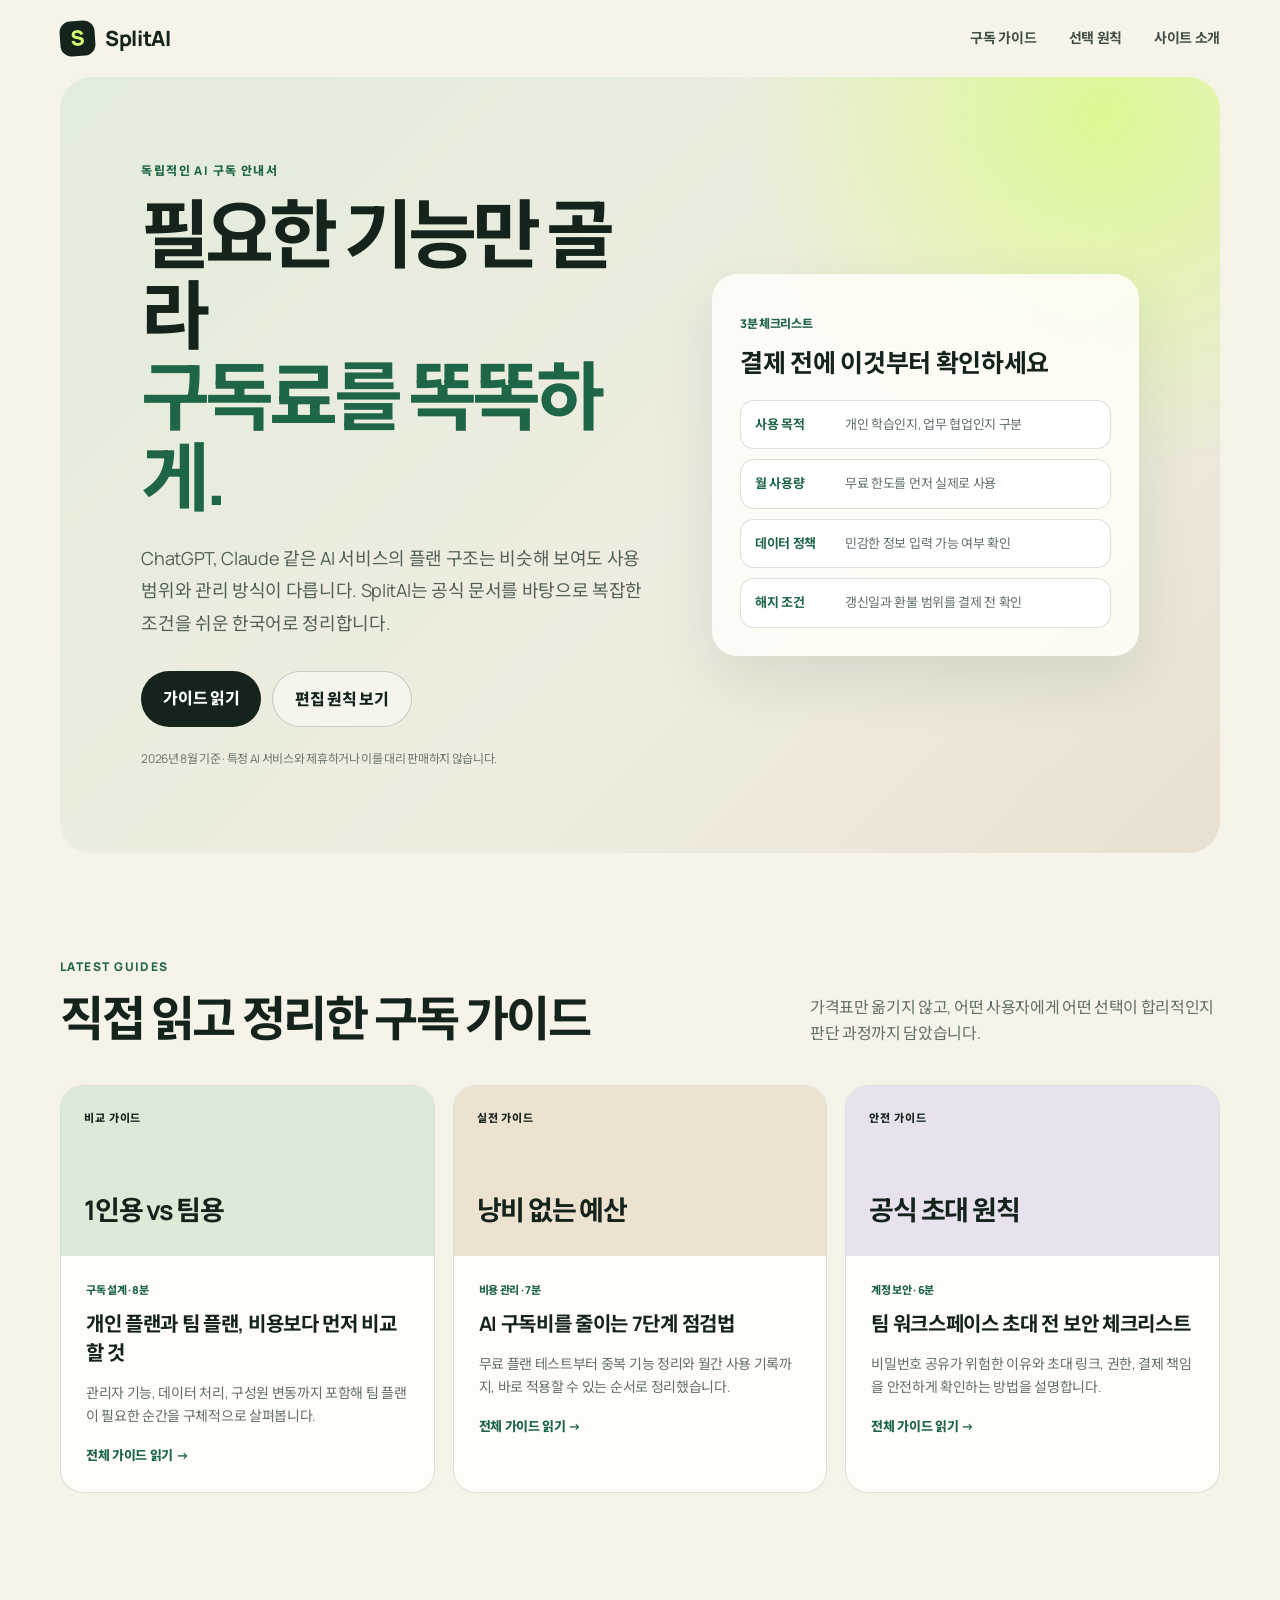
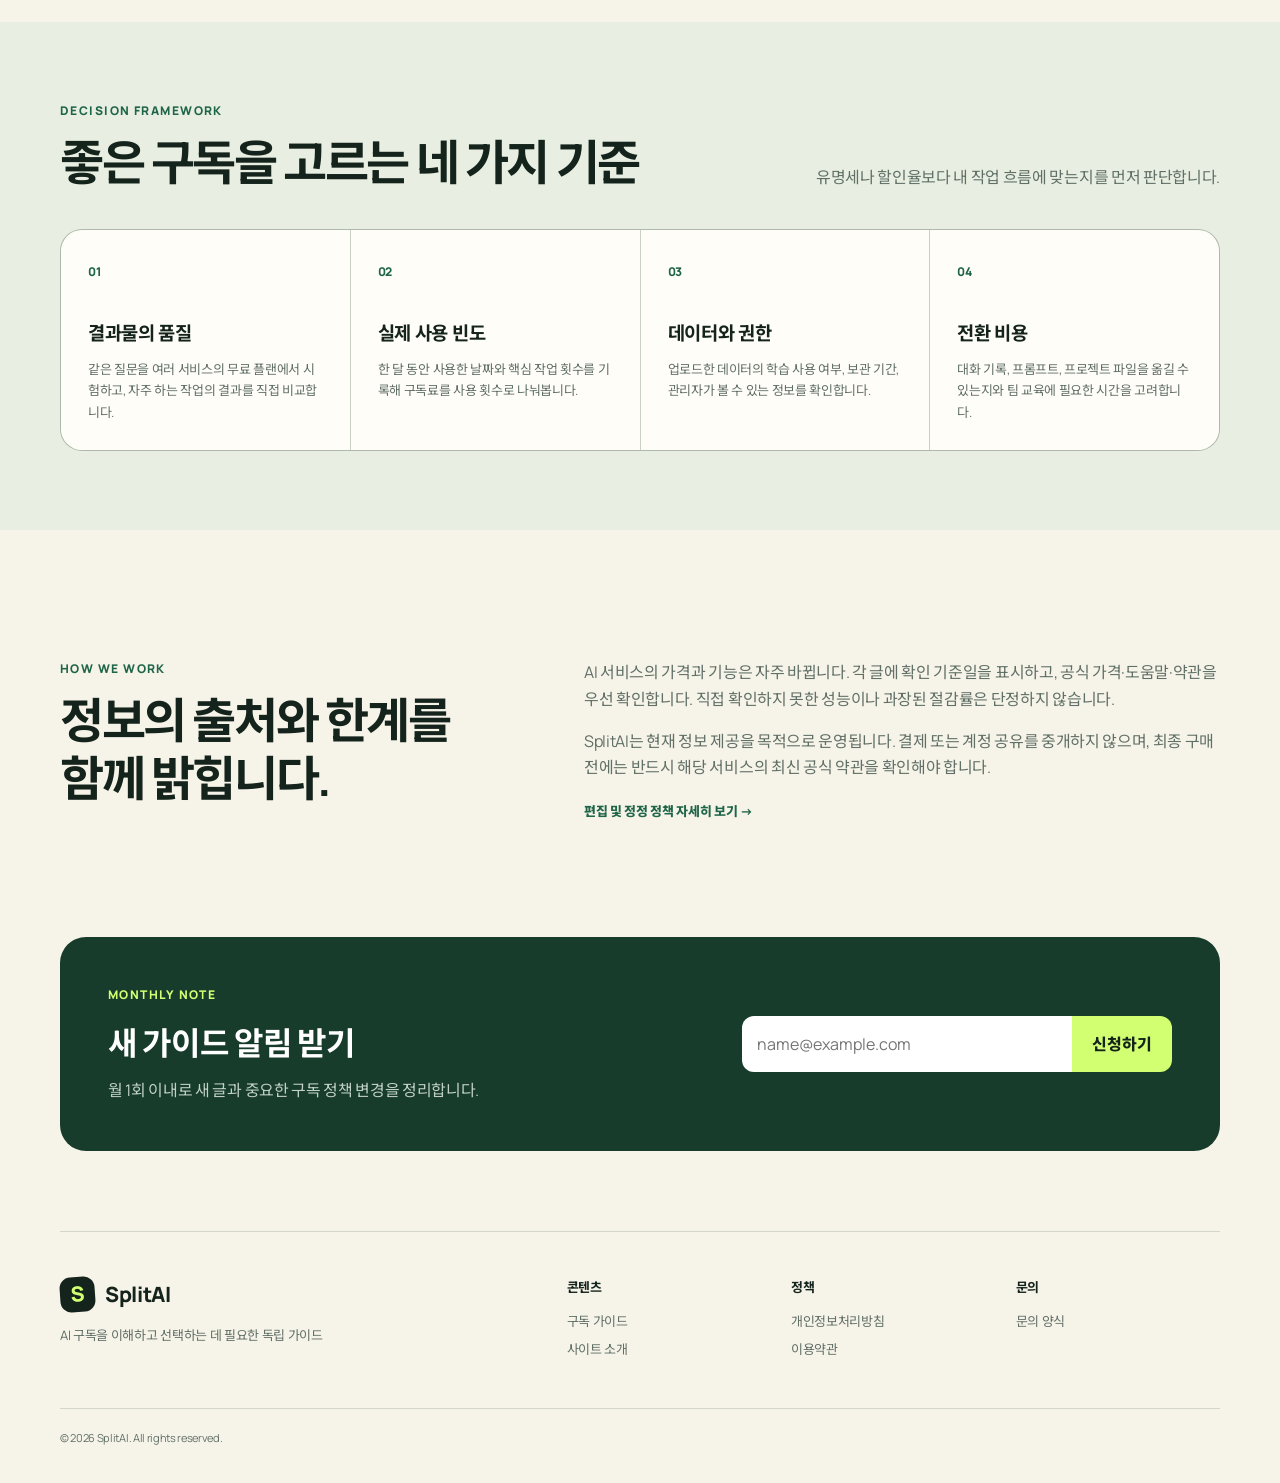
<file: index.html>
<!doctype html>
<html lang="ko">
<head>
  <meta charset="utf-8">
  <meta name="viewport" content="width=device-width, initial-scale=1">
  <meta name="description" content="AI 구독 플랜의 가격, 기능, 팀 초대 방식과 선택 기준을 직접 조사해 설명하는 독립 가이드 SplitAI입니다.">
  <meta name="google-adsense-account" content="ca-pub-1312172374006970">
  <meta name="theme-color" content="#173c2b">
  <link rel="canonical" href="https://product-builder-ddr.pages.dev/">
  <link rel="stylesheet" href="/assets/site.css">
  <script async src="https://pagead2.googlesyndication.com/pagead/js/adsbygoogle.js?client=ca-pub-1312172374006970" crossorigin="anonymous"></script>
  <title>SplitAI | AI 구독을 이해하고 고르는 실용 가이드</title>
<!-- Google tag (gtag.js) -->
<script async src="https://www.googletagmanager.com/gtag/js?id=G-KK464TMZP9"></script>
<script>
  window.dataLayer = window.dataLayer || [];
  function gtag(){dataLayer.push(arguments);}
  gtag('js', new Date());

  gtag('config', 'G-KK464TMZP9');
</script>
<script type="text/javascript">
    (function(c,l,a,r,i,t,y){
        c[a]=c[a]||function(){(c[a].q=c[a].q||[]).push(arguments)};
        t=l.createElement(r);t.async=1;t.src="https://www.clarity.ms/tag/"+i;
        y=l.getElementsByTagName(r)[0];y.parentNode.insertBefore(t,y);
    })(window, document, "clarity", "script", "xz5l9qe8d3");
</script>
</head>
<body>
  <a class="skip" href="#content">본문으로 건너뛰기</a>
  <header class="site-header">
    <div class="nav-wrap">
      <a class="brand" href="/" aria-label="SplitAI 홈"><span>S</span>SplitAI</a>
      <button class="menu-button" type="button" aria-expanded="false" aria-controls="main-nav">메뉴</button>
      <nav id="main-nav" aria-label="주요 메뉴">
        <a href="/#guides">구독 가이드</a><a href="/#principles">선택 원칙</a><a href="/about">사이트 소개</a>
      </nav>
    </div>
  </header>

  <main id="content">
    <section class="hero">
      <div class="hero-copy">
        <p class="kicker">독립적인 AI 구독 안내서</p>
        <h1>필요한 기능만 골라<br><em>구독료를 똑똑하게.</em></h1>
        <p class="lead">ChatGPT, Claude 같은 AI 서비스의 플랜 구조는 비슷해 보여도 사용 범위와 관리 방식이 다릅니다. SplitAI는 공식 문서를 바탕으로 복잡한 조건을 쉬운 한국어로 정리합니다.</p>
        <div class="hero-actions"><a class="button primary" href="#guides">가이드 읽기</a><a class="button secondary" href="/about">편집 원칙 보기</a></div>
        <p class="disclosure">2026년 8월 기준 · 특정 AI 서비스와 제휴하거나 이를 대리 판매하지 않습니다.</p>
      </div>
      <aside class="check-card" aria-label="구독 전 확인 목록">
        <p class="eyebrow">3분 체크리스트</p>
        <h2>결제 전에 이것부터 확인하세요</h2>
        <ol>
          <li><b>사용 목적</b><span>개인 학습인지, 업무 협업인지 구분</span></li>
          <li><b>월 사용량</b><span>무료 한도를 먼저 실제로 사용</span></li>
          <li><b>데이터 정책</b><span>민감한 정보 입력 가능 여부 확인</span></li>
          <li><b>해지 조건</b><span>갱신일과 환불 범위를 결제 전 확인</span></li>
        </ol>
      </aside>
    </section>

    <section class="section" id="guides">
      <div class="section-heading">
        <div><p class="kicker">Latest guides</p><h2>직접 읽고 정리한 구독 가이드</h2></div>
        <p>가격표만 옮기지 않고, 어떤 사용자에게 어떤 선택이 합리적인지 판단 과정까지 담았습니다.</p>
      </div>
      <div class="article-grid">
        <article class="article-card featured">
          <div class="card-visual green"><span>비교 가이드</span><strong>1인용 vs 팀용</strong></div>
          <div class="card-body"><p class="meta">구독 설계 · 8분</p><h3><a href="/guides/personal-vs-team">개인 플랜과 팀 플랜, 비용보다 먼저 비교할 것</a></h3><p>관리자 기능, 데이터 처리, 구성원 변동까지 포함해 팀 플랜이 필요한 순간을 구체적으로 살펴봅니다.</p><a class="text-link" href="/guides/personal-vs-team">전체 가이드 읽기 →</a></div>
        </article>
        <article class="article-card">
          <div class="card-visual sand"><span>실전 가이드</span><strong>낭비 없는 예산</strong></div>
          <div class="card-body"><p class="meta">비용 관리 · 7분</p><h3><a href="/guides/ai-subscription-budget">AI 구독비를 줄이는 7단계 점검법</a></h3><p>무료 플랜 테스트부터 중복 기능 정리와 월간 사용 기록까지, 바로 적용할 수 있는 순서로 정리했습니다.</p><a class="text-link" href="/guides/ai-subscription-budget">전체 가이드 읽기 →</a></div>
        </article>
        <article class="article-card">
          <div class="card-visual lilac"><span>안전 가이드</span><strong>공식 초대 원칙</strong></div>
          <div class="card-body"><p class="meta">계정 보안 · 6분</p><h3><a href="/guides/team-invite-safety">팀 워크스페이스 초대 전 보안 체크리스트</a></h3><p>비밀번호 공유가 위험한 이유와 초대 링크, 권한, 결제 책임을 안전하게 확인하는 방법을 설명합니다.</p><a class="text-link" href="/guides/team-invite-safety">전체 가이드 읽기 →</a></div>
        </article>
      </div>
    </section>

    <section class="section tinted" id="principles">
      <div class="section-heading"><div><p class="kicker">Decision framework</p><h2>좋은 구독을 고르는 네 가지 기준</h2></div><p>유명세나 할인율보다 내 작업 흐름에 맞는지를 먼저 판단합니다.</p></div>
      <div class="principle-grid">
        <article><span>01</span><h3>결과물의 품질</h3><p>같은 질문을 여러 서비스의 무료 플랜에서 시험하고, 자주 하는 작업의 결과를 직접 비교합니다.</p></article>
        <article><span>02</span><h3>실제 사용 빈도</h3><p>한 달 동안 사용한 날짜와 핵심 작업 횟수를 기록해 구독료를 사용 횟수로 나눠봅니다.</p></article>
        <article><span>03</span><h3>데이터와 권한</h3><p>업로드한 데이터의 학습 사용 여부, 보관 기간, 관리자가 볼 수 있는 정보를 확인합니다.</p></article>
        <article><span>04</span><h3>전환 비용</h3><p>대화 기록, 프롬프트, 프로젝트 파일을 옮길 수 있는지와 팀 교육에 필요한 시간을 고려합니다.</p></article>
      </div>
    </section>

    <section class="section evidence">
      <div><p class="kicker">How we work</p><h2>정보의 출처와 한계를 함께 밝힙니다.</h2></div>
      <div class="evidence-copy"><p>AI 서비스의 가격과 기능은 자주 바뀝니다. 각 글에 확인 기준일을 표시하고, 공식 가격·도움말·약관을 우선 확인합니다. 직접 확인하지 못한 성능이나 과장된 절감률은 단정하지 않습니다.</p><p>SplitAI는 현재 정보 제공을 목적으로 운영됩니다. 결제 또는 계정 공유를 중개하지 않으며, 최종 구매 전에는 반드시 해당 서비스의 최신 공식 약관을 확인해야 합니다.</p><a class="text-link" href="/about">편집 및 정정 정책 자세히 보기 →</a></div>
    </section>

    <section class="newsletter" aria-labelledby="newsletter-title">
      <div><p class="kicker">Monthly note</p><h2 id="newsletter-title">새 가이드 알림 받기</h2><p>월 1회 이내로 새 글과 중요한 구독 정책 변경을 정리합니다.</p></div>
      <form action="https://formspree.io/f/mqpzebkl" method="POST"><label class="sr-only" for="email">이메일</label><input id="email" name="email" type="email" placeholder="name@example.com" required><input type="hidden" name="_subject" value="[SplitAI] 가이드 알림 신청"><button type="submit">신청하기</button></form>
    </section>
  </main>

  <footer class="site-footer">
    <div><a class="brand footer-brand" href="/"><span>S</span>SplitAI</a><p>AI 구독을 이해하고 선택하는 데 필요한 독립 가이드</p></div>
    <div class="footer-links"><div><b>콘텐츠</b><a href="/#guides">구독 가이드</a><a href="/about">사이트 소개</a></div><div><b>정책</b><a href="/privacy">개인정보처리방침</a><a href="/terms">이용약관</a></div><div><b>문의</b><a href="/contact">문의 양식</a></div></div>
    <p class="copyright">© 2026 SplitAI. All rights reserved.</p>
  </footer>
  <script src="/assets/site.js"></script>
</body>
</html>
</file>
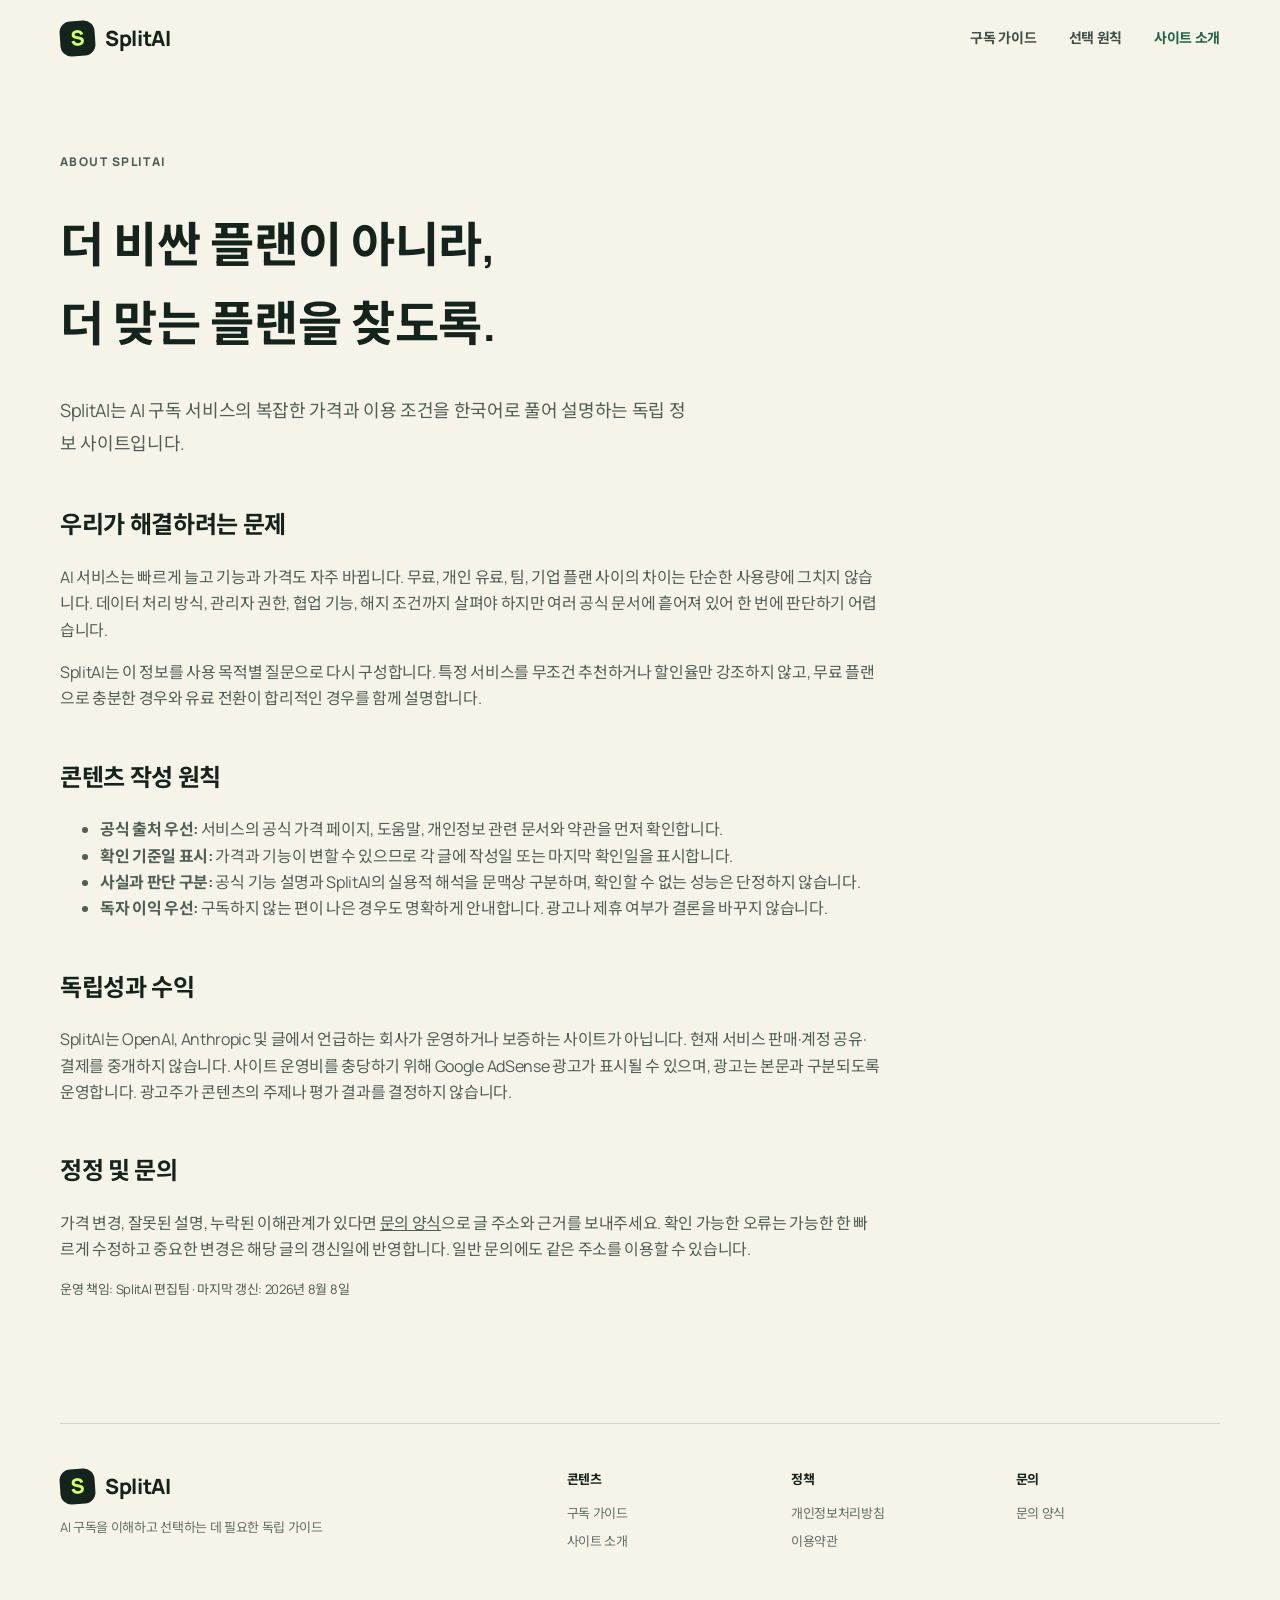
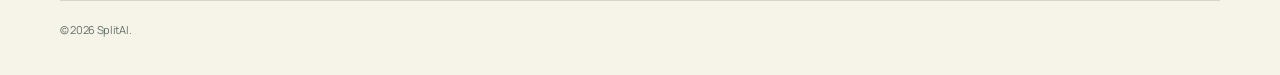
<file: about.html>
<!doctype html><html lang="ko"><head><meta charset="utf-8"><meta name="viewport" content="width=device-width,initial-scale=1"><meta name="description" content="SplitAI의 운영 목적, 콘텐츠 작성 기준, 정정 정책과 문의 방법을 소개합니다."><meta name="google-adsense-account" content="ca-pub-1312172374006970"><link rel="canonical" href="https://product-builder-ddr.pages.dev/about"><link rel="stylesheet" href="/assets/site.css"><script async src="https://pagead2.googlesyndication.com/pagead/js/adsbygoogle.js?client=ca-pub-1312172374006970" crossorigin="anonymous"></script><title>사이트 소개와 편집 원칙 | SplitAI</title><!-- Google tag (gtag.js) -->
<script async src="https://www.googletagmanager.com/gtag/js?id=G-KK464TMZP9"></script>
<script>
  window.dataLayer = window.dataLayer || [];
  function gtag(){dataLayer.push(arguments);}
  gtag('js', new Date());

  gtag('config', 'G-KK464TMZP9');
</script>
<script type="text/javascript">
    (function(c,l,a,r,i,t,y){
        c[a]=c[a]||function(){(c[a].q=c[a].q||[]).push(arguments)};
        t=l.createElement(r);t.async=1;t.src="https://www.clarity.ms/tag/"+i;
        y=l.getElementsByTagName(r)[0];y.parentNode.insertBefore(t,y);
    })(window, document, "clarity", "script", "xz5l9qe8d3");
</script>
</head><body>
<a class="skip" href="#content">본문으로 건너뛰기</a><header class="site-header"><div class="nav-wrap"><a class="brand" href="/"><span>S</span>SplitAI</a><button class="menu-button" type="button" aria-expanded="false" aria-controls="main-nav">메뉴</button><nav id="main-nav"><a href="/#guides">구독 가이드</a><a href="/#principles">선택 원칙</a><a href="/about" aria-current="page">사이트 소개</a></nav></div></header>
<main id="content"><div class="legal"><p class="kicker">About SplitAI</p><h1>더 비싼 플랜이 아니라,<br>더 맞는 플랜을 찾도록.</h1><p class="lead">SplitAI는 AI 구독 서비스의 복잡한 가격과 이용 조건을 한국어로 풀어 설명하는 독립 정보 사이트입니다.</p>
<h2>우리가 해결하려는 문제</h2><p>AI 서비스는 빠르게 늘고 기능과 가격도 자주 바뀝니다. 무료, 개인 유료, 팀, 기업 플랜 사이의 차이는 단순한 사용량에 그치지 않습니다. 데이터 처리 방식, 관리자 권한, 협업 기능, 해지 조건까지 살펴야 하지만 여러 공식 문서에 흩어져 있어 한 번에 판단하기 어렵습니다.</p><p>SplitAI는 이 정보를 사용 목적별 질문으로 다시 구성합니다. 특정 서비스를 무조건 추천하거나 할인율만 강조하지 않고, 무료 플랜으로 충분한 경우와 유료 전환이 합리적인 경우를 함께 설명합니다.</p>
<h2>콘텐츠 작성 원칙</h2><ul><li><strong>공식 출처 우선:</strong> 서비스의 공식 가격 페이지, 도움말, 개인정보 관련 문서와 약관을 먼저 확인합니다.</li><li><strong>확인 기준일 표시:</strong> 가격과 기능이 변할 수 있으므로 각 글에 작성일 또는 마지막 확인일을 표시합니다.</li><li><strong>사실과 판단 구분:</strong> 공식 기능 설명과 SplitAI의 실용적 해석을 문맥상 구분하며, 확인할 수 없는 성능은 단정하지 않습니다.</li><li><strong>독자 이익 우선:</strong> 구독하지 않는 편이 나은 경우도 명확하게 안내합니다. 광고나 제휴 여부가 결론을 바꾸지 않습니다.</li></ul>
<h2>독립성과 수익</h2><p>SplitAI는 OpenAI, Anthropic 및 글에서 언급하는 회사가 운영하거나 보증하는 사이트가 아닙니다. 현재 서비스 판매·계정 공유·결제를 중개하지 않습니다. 사이트 운영비를 충당하기 위해 Google AdSense 광고가 표시될 수 있으며, 광고는 본문과 구분되도록 운영합니다. 광고주가 콘텐츠의 주제나 평가 결과를 결정하지 않습니다.</p>
<h2>정정 및 문의</h2><p>가격 변경, 잘못된 설명, 누락된 이해관계가 있다면 <a href="/contact">문의 양식</a>으로 글 주소와 근거를 보내주세요. 확인 가능한 오류는 가능한 한 빠르게 수정하고 중요한 변경은 해당 글의 갱신일에 반영합니다. 일반 문의에도 같은 주소를 이용할 수 있습니다.</p><p class="updated">운영 책임: SplitAI 편집팀 · 마지막 갱신: 2026년 8월 8일</p></div></main>
<footer class="site-footer"><div><a class="brand footer-brand" href="/"><span>S</span>SplitAI</a><p>AI 구독을 이해하고 선택하는 데 필요한 독립 가이드</p></div><div class="footer-links"><div><b>콘텐츠</b><a href="/#guides">구독 가이드</a><a href="/about">사이트 소개</a></div><div><b>정책</b><a href="/privacy">개인정보처리방침</a><a href="/terms">이용약관</a></div><div><b>문의</b><a href="/contact">문의 양식</a></div></div><p class="copyright">© 2026 SplitAI.</p></footer><script src="/assets/site.js"></script></body></html>
</file>
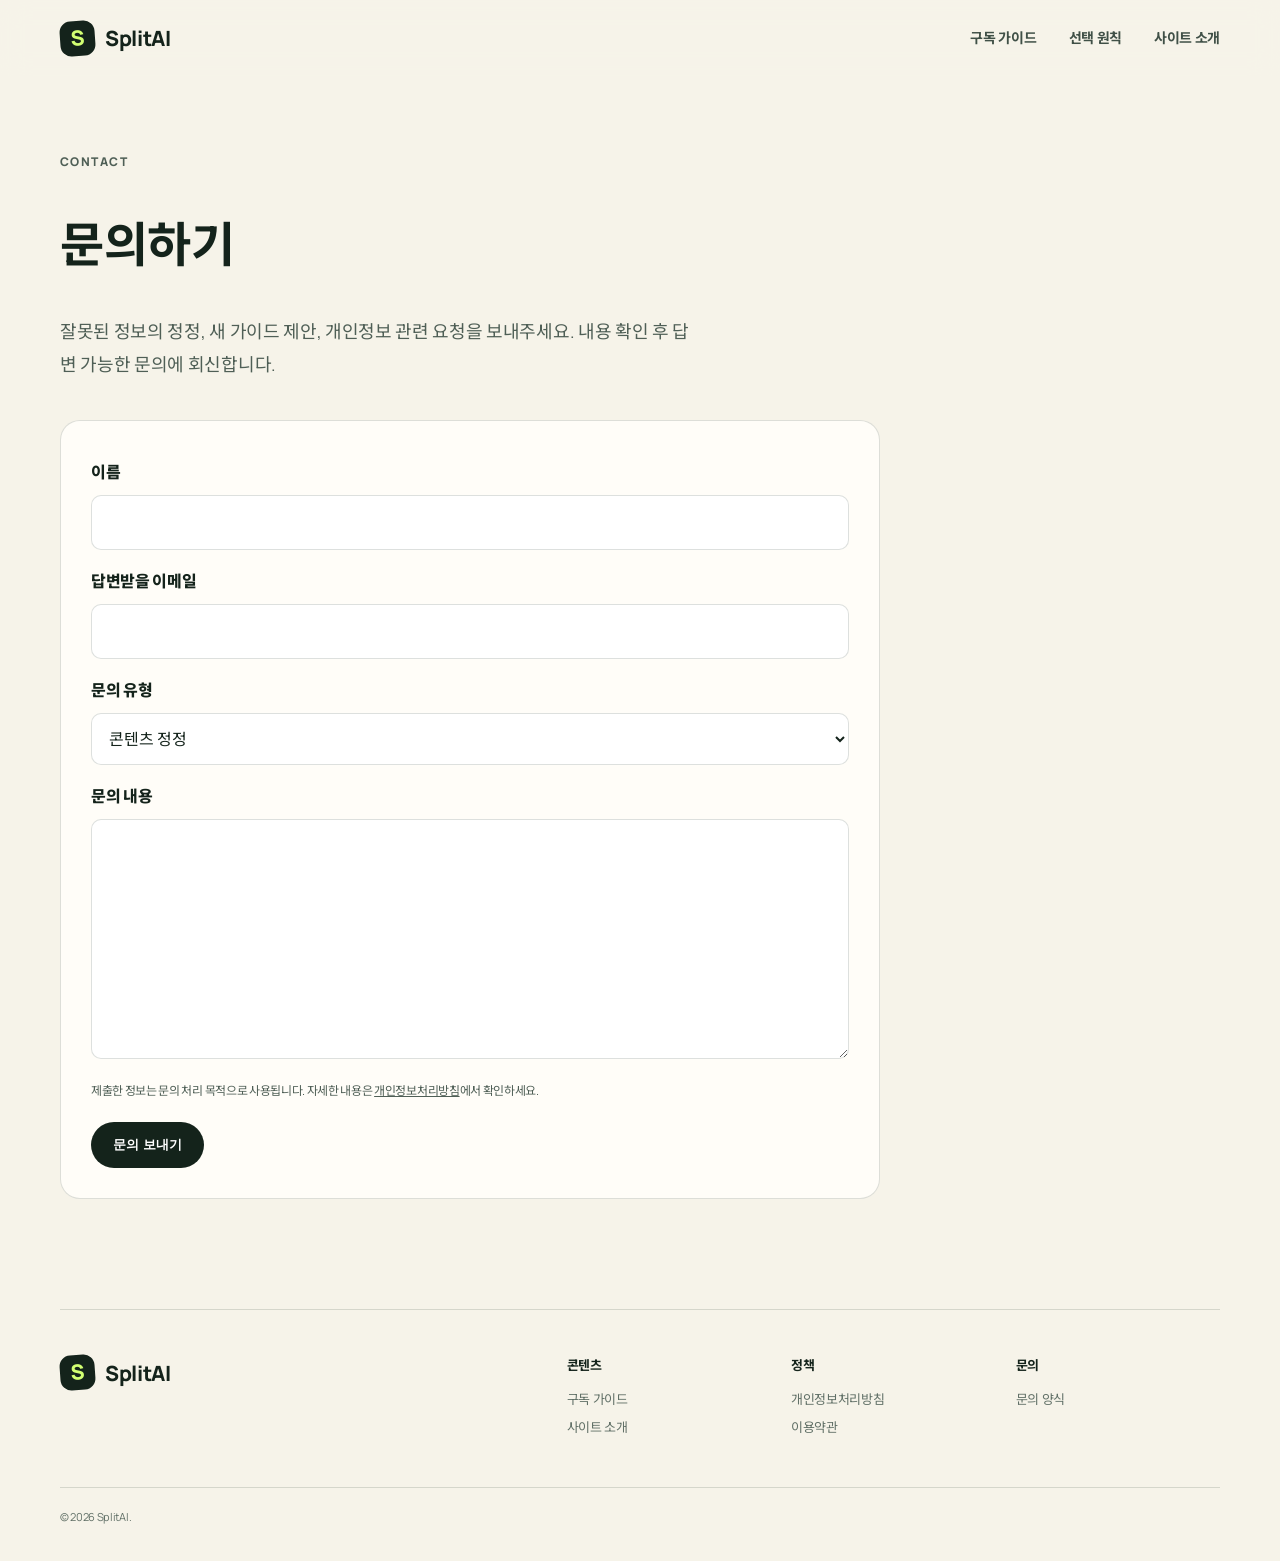
<file: contact.html>
<!doctype html><html lang="ko"><head><meta charset="utf-8"><meta name="viewport" content="width=device-width,initial-scale=1"><meta name="description" content="SplitAI 콘텐츠 정정, 제안 및 일반 문의를 보내는 페이지입니다."><meta name="google-adsense-account" content="ca-pub-1312172374006970"><link rel="canonical" href="https://product-builder-ddr.pages.dev/contact"><link rel="stylesheet" href="/assets/site.css"><script async src="https://pagead2.googlesyndication.com/pagead/js/adsbygoogle.js?client=ca-pub-1312172374006970" crossorigin="anonymous"></script><title>문의하기 | SplitAI</title><!-- Google tag (gtag.js) -->
<script async src="https://www.googletagmanager.com/gtag/js?id=G-KK464TMZP9"></script>
<script>
  window.dataLayer = window.dataLayer || [];
  function gtag(){dataLayer.push(arguments);}
  gtag('js', new Date());

  gtag('config', 'G-KK464TMZP9');
</script>
<script type="text/javascript">
    (function(c,l,a,r,i,t,y){
        c[a]=c[a]||function(){(c[a].q=c[a].q||[]).push(arguments)};
        t=l.createElement(r);t.async=1;t.src="https://www.clarity.ms/tag/"+i;
        y=l.getElementsByTagName(r)[0];y.parentNode.insertBefore(t,y);
    })(window, document, "clarity", "script", "xz5l9qe8d3");
</script>
</head><body>
<a class="skip" href="#content">본문으로 건너뛰기</a><header class="site-header"><div class="nav-wrap"><a class="brand" href="/"><span>S</span>SplitAI</a><button class="menu-button" type="button" aria-expanded="false" aria-controls="main-nav">메뉴</button><nav id="main-nav"><a href="/#guides">구독 가이드</a><a href="/#principles">선택 원칙</a><a href="/about">사이트 소개</a></nav></div></header>
<main id="content"><div class="legal"><p class="kicker">Contact</p><h1>문의하기</h1><p class="lead">잘못된 정보의 정정, 새 가이드 제안, 개인정보 관련 요청을 보내주세요. 내용 확인 후 답변 가능한 문의에 회신합니다.</p><form class="contact-form" action="https://formspree.io/f/mqpzebkl" method="POST"><input type="hidden" name="_subject" value="[SplitAI] 사이트 문의"><label for="contact-name">이름</label><input id="contact-name" name="name" type="text" autocomplete="name" required><label for="contact-email">답변받을 이메일</label><input id="contact-email" name="email" type="email" autocomplete="email" required><label for="contact-topic">문의 유형</label><select id="contact-topic" name="topic"><option>콘텐츠 정정</option><option>가이드 제안</option><option>개인정보 요청</option><option>기타 문의</option></select><label for="contact-message">문의 내용</label><textarea id="contact-message" name="message" rows="8" required></textarea><p>제출한 정보는 문의 처리 목적으로 사용됩니다. 자세한 내용은 <a href="/privacy">개인정보처리방침</a>에서 확인하세요.</p><button class="button primary" type="submit">문의 보내기</button></form></div></main>
<footer class="site-footer"><div><a class="brand footer-brand" href="/"><span>S</span>SplitAI</a></div><div class="footer-links"><div><b>콘텐츠</b><a href="/#guides">구독 가이드</a><a href="/about">사이트 소개</a></div><div><b>정책</b><a href="/privacy">개인정보처리방침</a><a href="/terms">이용약관</a></div><div><b>문의</b><a href="/contact">문의 양식</a></div></div><p class="copyright">© 2026 SplitAI.</p></footer><script src="/assets/site.js"></script></body></html>
</file>
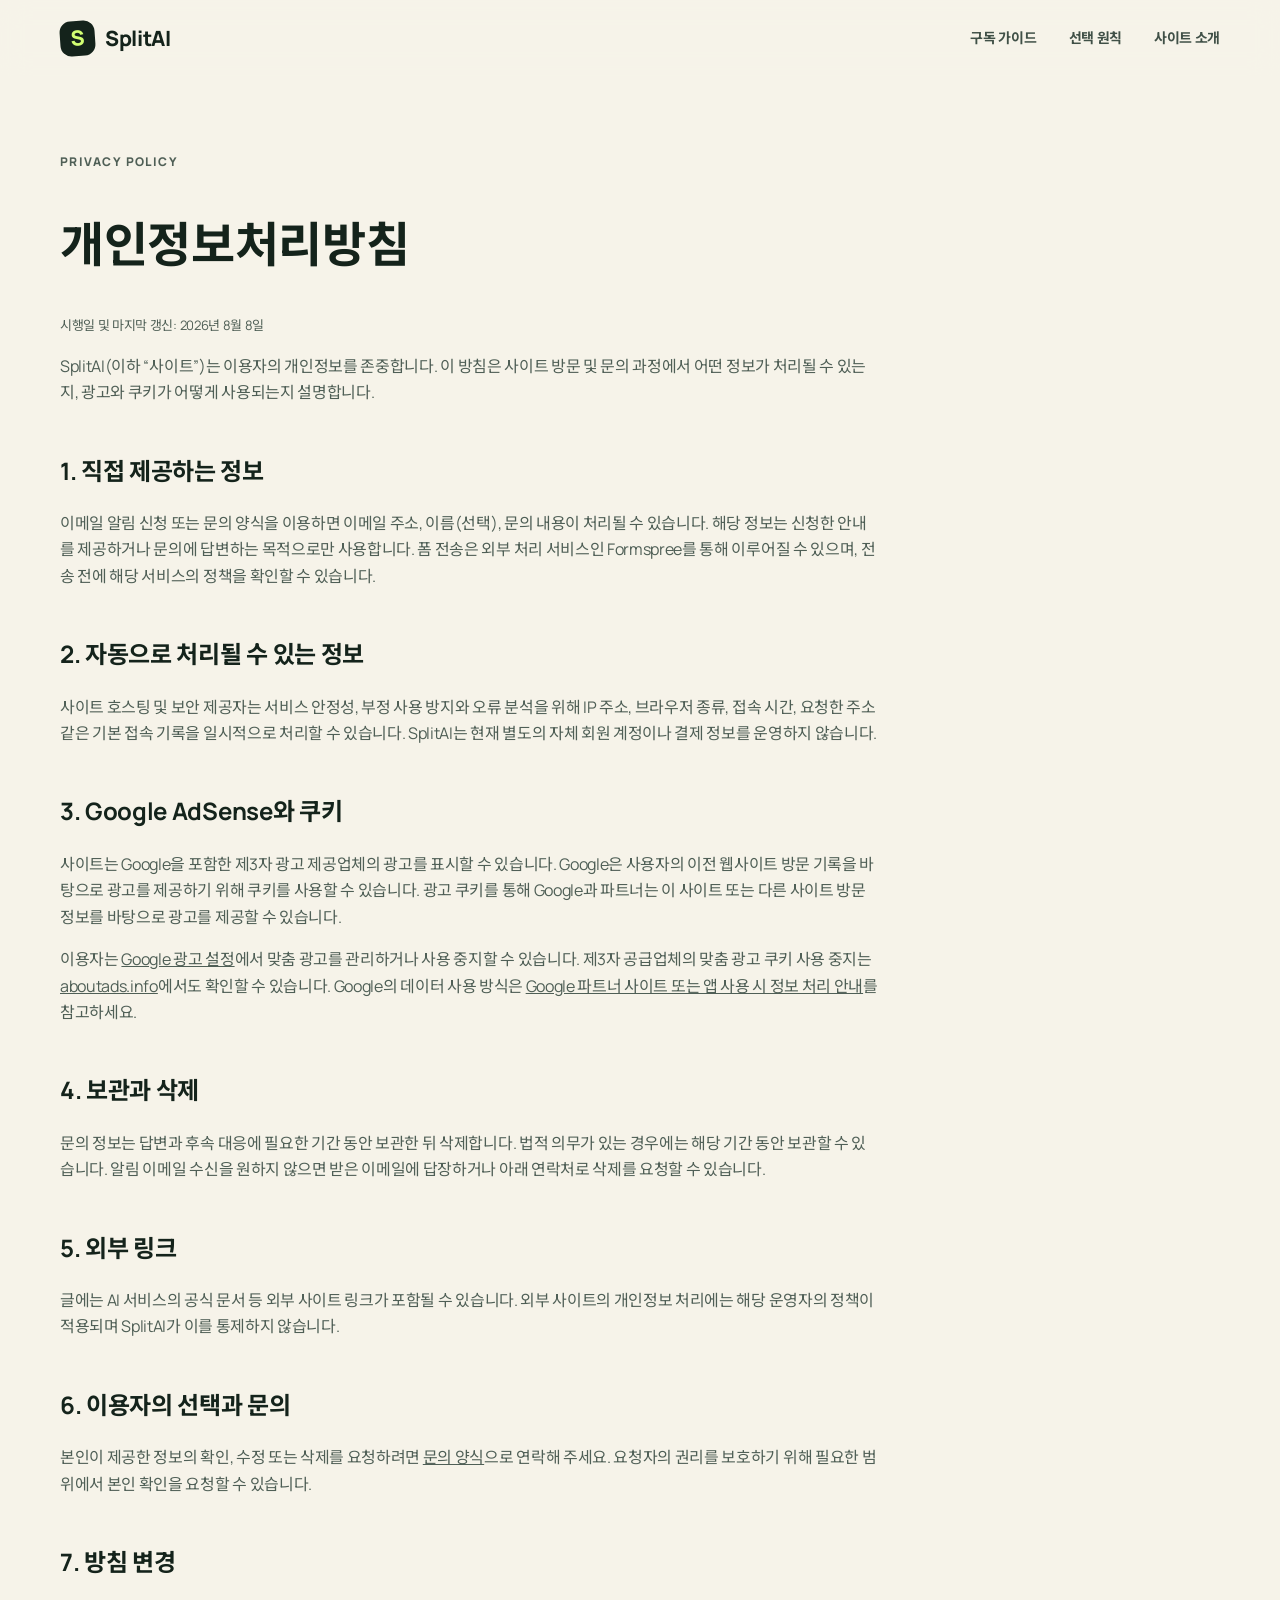
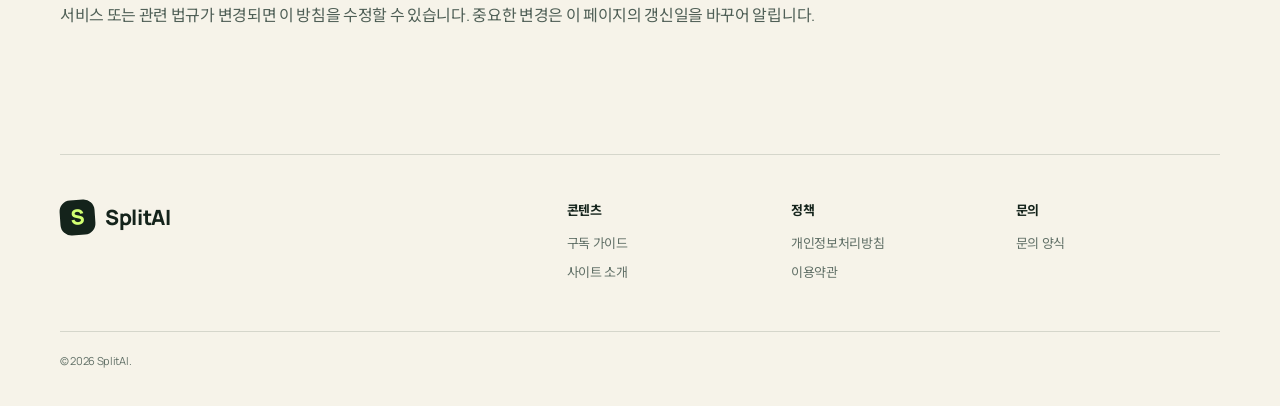
<file: privacy.html>
<!doctype html><html lang="ko"><head><meta charset="utf-8"><meta name="viewport" content="width=device-width,initial-scale=1"><meta name="description" content="SplitAI 개인정보처리방침: 수집 정보, 쿠키와 Google AdSense 광고, 이용자 선택권을 안내합니다."><meta name="google-adsense-account" content="ca-pub-1312172374006970"><link rel="canonical" href="https://product-builder-ddr.pages.dev/privacy"><link rel="stylesheet" href="/assets/site.css"><script async src="https://pagead2.googlesyndication.com/pagead/js/adsbygoogle.js?client=ca-pub-1312172374006970" crossorigin="anonymous"></script><title>개인정보처리방침 | SplitAI</title><!-- Google tag (gtag.js) -->
<script async src="https://www.googletagmanager.com/gtag/js?id=G-KK464TMZP9"></script>
<script>
  window.dataLayer = window.dataLayer || [];
  function gtag(){dataLayer.push(arguments);}
  gtag('js', new Date());

  gtag('config', 'G-KK464TMZP9');
</script>
<script type="text/javascript">
    (function(c,l,a,r,i,t,y){
        c[a]=c[a]||function(){(c[a].q=c[a].q||[]).push(arguments)};
        t=l.createElement(r);t.async=1;t.src="https://www.clarity.ms/tag/"+i;
        y=l.getElementsByTagName(r)[0];y.parentNode.insertBefore(t,y);
    })(window, document, "clarity", "script", "xz5l9qe8d3");
</script>
</head><body>
<a class="skip" href="#content">본문으로 건너뛰기</a><header class="site-header"><div class="nav-wrap"><a class="brand" href="/"><span>S</span>SplitAI</a><button class="menu-button" type="button" aria-expanded="false" aria-controls="main-nav">메뉴</button><nav id="main-nav"><a href="/#guides">구독 가이드</a><a href="/#principles">선택 원칙</a><a href="/about">사이트 소개</a></nav></div></header>
<main id="content"><div class="legal"><p class="kicker">Privacy policy</p><h1>개인정보처리방침</h1><p class="updated">시행일 및 마지막 갱신: 2026년 8월 8일</p><p>SplitAI(이하 “사이트”)는 이용자의 개인정보를 존중합니다. 이 방침은 사이트 방문 및 문의 과정에서 어떤 정보가 처리될 수 있는지, 광고와 쿠키가 어떻게 사용되는지 설명합니다.</p>
<h2>1. 직접 제공하는 정보</h2><p>이메일 알림 신청 또는 문의 양식을 이용하면 이메일 주소, 이름(선택), 문의 내용이 처리될 수 있습니다. 해당 정보는 신청한 안내를 제공하거나 문의에 답변하는 목적으로만 사용합니다. 폼 전송은 외부 처리 서비스인 Formspree를 통해 이루어질 수 있으며, 전송 전에 해당 서비스의 정책을 확인할 수 있습니다.</p>
<h2>2. 자동으로 처리될 수 있는 정보</h2><p>사이트 호스팅 및 보안 제공자는 서비스 안정성, 부정 사용 방지와 오류 분석을 위해 IP 주소, 브라우저 종류, 접속 시간, 요청한 주소 같은 기본 접속 기록을 일시적으로 처리할 수 있습니다. SplitAI는 현재 별도의 자체 회원 계정이나 결제 정보를 운영하지 않습니다.</p>
<h2>3. Google AdSense와 쿠키</h2><p>사이트는 Google을 포함한 제3자 광고 제공업체의 광고를 표시할 수 있습니다. Google은 사용자의 이전 웹사이트 방문 기록을 바탕으로 광고를 제공하기 위해 쿠키를 사용할 수 있습니다. 광고 쿠키를 통해 Google과 파트너는 이 사이트 또는 다른 사이트 방문 정보를 바탕으로 광고를 제공할 수 있습니다.</p><p>이용자는 <a href="https://adssettings.google.com/" rel="noopener noreferrer">Google 광고 설정</a>에서 맞춤 광고를 관리하거나 사용 중지할 수 있습니다. 제3자 공급업체의 맞춤 광고 쿠키 사용 중지는 <a href="https://www.aboutads.info/choices/" rel="noopener noreferrer">aboutads.info</a>에서도 확인할 수 있습니다. Google의 데이터 사용 방식은 <a href="https://policies.google.com/technologies/partner-sites?hl=ko" rel="noopener noreferrer">Google 파트너 사이트 또는 앱 사용 시 정보 처리 안내</a>를 참고하세요.</p>
<h2>4. 보관과 삭제</h2><p>문의 정보는 답변과 후속 대응에 필요한 기간 동안 보관한 뒤 삭제합니다. 법적 의무가 있는 경우에는 해당 기간 동안 보관할 수 있습니다. 알림 이메일 수신을 원하지 않으면 받은 이메일에 답장하거나 아래 연락처로 삭제를 요청할 수 있습니다.</p>
<h2>5. 외부 링크</h2><p>글에는 AI 서비스의 공식 문서 등 외부 사이트 링크가 포함될 수 있습니다. 외부 사이트의 개인정보 처리에는 해당 운영자의 정책이 적용되며 SplitAI가 이를 통제하지 않습니다.</p>
<h2>6. 이용자의 선택과 문의</h2><p>본인이 제공한 정보의 확인, 수정 또는 삭제를 요청하려면 <a href="/contact">문의 양식</a>으로 연락해 주세요. 요청자의 권리를 보호하기 위해 필요한 범위에서 본인 확인을 요청할 수 있습니다.</p>
<h2>7. 방침 변경</h2><p>서비스 또는 관련 법규가 변경되면 이 방침을 수정할 수 있습니다. 중요한 변경은 이 페이지의 갱신일을 바꾸어 알립니다.</p></div></main>
<footer class="site-footer"><div><a class="brand footer-brand" href="/"><span>S</span>SplitAI</a></div><div class="footer-links"><div><b>콘텐츠</b><a href="/#guides">구독 가이드</a><a href="/about">사이트 소개</a></div><div><b>정책</b><a href="/privacy">개인정보처리방침</a><a href="/terms">이용약관</a></div><div><b>문의</b><a href="/contact">문의 양식</a></div></div><p class="copyright">© 2026 SplitAI.</p></footer><script src="/assets/site.js"></script></body></html>
</file>
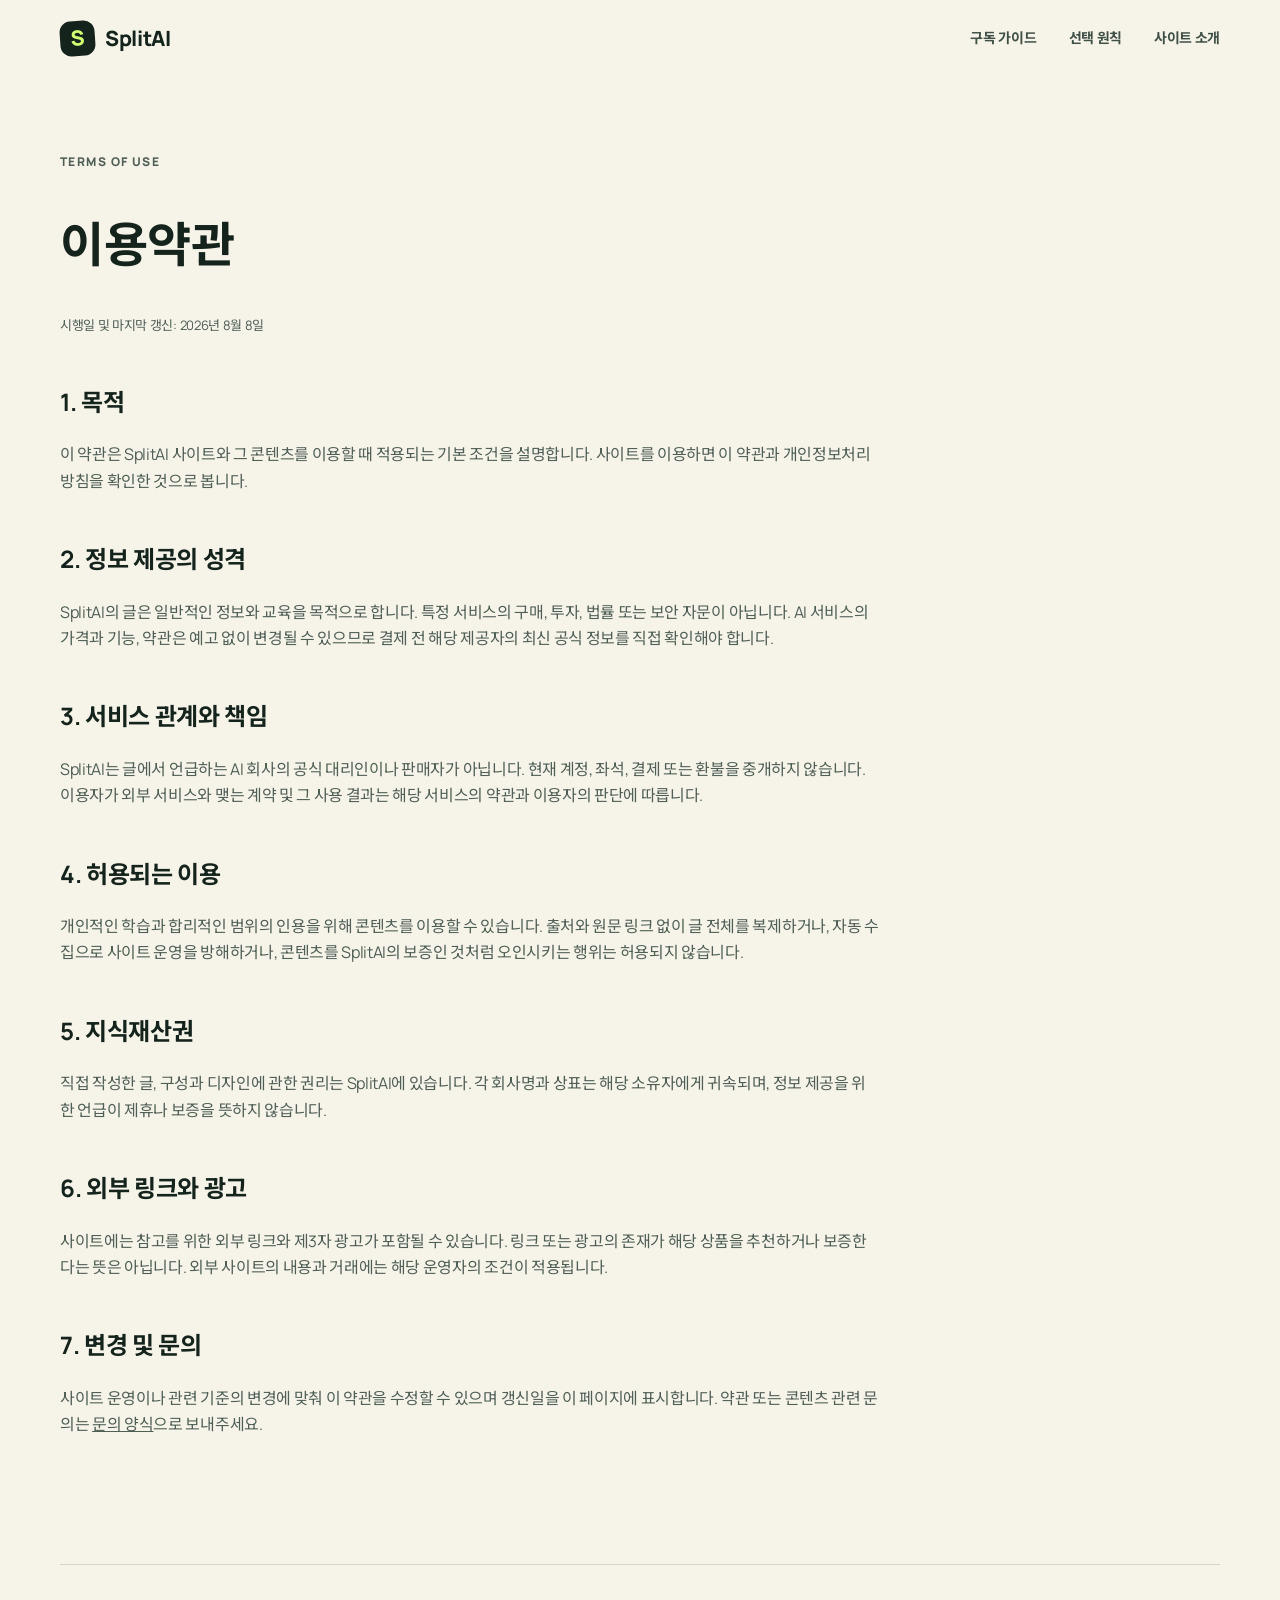
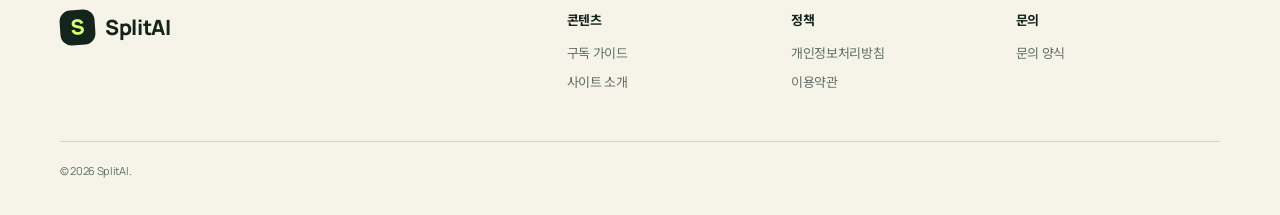
<file: terms.html>
<!doctype html><html lang="ko"><head><meta charset="utf-8"><meta name="viewport" content="width=device-width,initial-scale=1"><meta name="description" content="SplitAI 사이트의 콘텐츠 이용 조건, 책임 범위와 지식재산권을 안내합니다."><meta name="google-adsense-account" content="ca-pub-1312172374006970"><link rel="canonical" href="https://product-builder-ddr.pages.dev/terms"><link rel="stylesheet" href="/assets/site.css"><script async src="https://pagead2.googlesyndication.com/pagead/js/adsbygoogle.js?client=ca-pub-1312172374006970" crossorigin="anonymous"></script><title>이용약관 | SplitAI</title><!-- Google tag (gtag.js) -->
<script async src="https://www.googletagmanager.com/gtag/js?id=G-KK464TMZP9"></script>
<script>
  window.dataLayer = window.dataLayer || [];
  function gtag(){dataLayer.push(arguments);}
  gtag('js', new Date());

  gtag('config', 'G-KK464TMZP9');
</script>
<script type="text/javascript">
    (function(c,l,a,r,i,t,y){
        c[a]=c[a]||function(){(c[a].q=c[a].q||[]).push(arguments)};
        t=l.createElement(r);t.async=1;t.src="https://www.clarity.ms/tag/"+i;
        y=l.getElementsByTagName(r)[0];y.parentNode.insertBefore(t,y);
    })(window, document, "clarity", "script", "xz5l9qe8d3");
</script>
</head><body>
<a class="skip" href="#content">본문으로 건너뛰기</a><header class="site-header"><div class="nav-wrap"><a class="brand" href="/"><span>S</span>SplitAI</a><button class="menu-button" type="button" aria-expanded="false" aria-controls="main-nav">메뉴</button><nav id="main-nav"><a href="/#guides">구독 가이드</a><a href="/#principles">선택 원칙</a><a href="/about">사이트 소개</a></nav></div></header>
<main id="content"><div class="legal"><p class="kicker">Terms of use</p><h1>이용약관</h1><p class="updated">시행일 및 마지막 갱신: 2026년 8월 8일</p><h2>1. 목적</h2><p>이 약관은 SplitAI 사이트와 그 콘텐츠를 이용할 때 적용되는 기본 조건을 설명합니다. 사이트를 이용하면 이 약관과 개인정보처리방침을 확인한 것으로 봅니다.</p><h2>2. 정보 제공의 성격</h2><p>SplitAI의 글은 일반적인 정보와 교육을 목적으로 합니다. 특정 서비스의 구매, 투자, 법률 또는 보안 자문이 아닙니다. AI 서비스의 가격과 기능, 약관은 예고 없이 변경될 수 있으므로 결제 전 해당 제공자의 최신 공식 정보를 직접 확인해야 합니다.</p><h2>3. 서비스 관계와 책임</h2><p>SplitAI는 글에서 언급하는 AI 회사의 공식 대리인이나 판매자가 아닙니다. 현재 계정, 좌석, 결제 또는 환불을 중개하지 않습니다. 이용자가 외부 서비스와 맺는 계약 및 그 사용 결과는 해당 서비스의 약관과 이용자의 판단에 따릅니다.</p><h2>4. 허용되는 이용</h2><p>개인적인 학습과 합리적인 범위의 인용을 위해 콘텐츠를 이용할 수 있습니다. 출처와 원문 링크 없이 글 전체를 복제하거나, 자동 수집으로 사이트 운영을 방해하거나, 콘텐츠를 SplitAI의 보증인 것처럼 오인시키는 행위는 허용되지 않습니다.</p><h2>5. 지식재산권</h2><p>직접 작성한 글, 구성과 디자인에 관한 권리는 SplitAI에 있습니다. 각 회사명과 상표는 해당 소유자에게 귀속되며, 정보 제공을 위한 언급이 제휴나 보증을 뜻하지 않습니다.</p><h2>6. 외부 링크와 광고</h2><p>사이트에는 참고를 위한 외부 링크와 제3자 광고가 포함될 수 있습니다. 링크 또는 광고의 존재가 해당 상품을 추천하거나 보증한다는 뜻은 아닙니다. 외부 사이트의 내용과 거래에는 해당 운영자의 조건이 적용됩니다.</p><h2>7. 변경 및 문의</h2><p>사이트 운영이나 관련 기준의 변경에 맞춰 이 약관을 수정할 수 있으며 갱신일을 이 페이지에 표시합니다. 약관 또는 콘텐츠 관련 문의는 <a href="/contact">문의 양식</a>으로 보내주세요.</p></div></main>
<footer class="site-footer"><div><a class="brand footer-brand" href="/"><span>S</span>SplitAI</a></div><div class="footer-links"><div><b>콘텐츠</b><a href="/#guides">구독 가이드</a><a href="/about">사이트 소개</a></div><div><b>정책</b><a href="/privacy">개인정보처리방침</a><a href="/terms">이용약관</a></div><div><b>문의</b><a href="/contact">문의 양식</a></div></div><p class="copyright">© 2026 SplitAI.</p></footer><script src="/assets/site.js"></script></body></html>
</file>
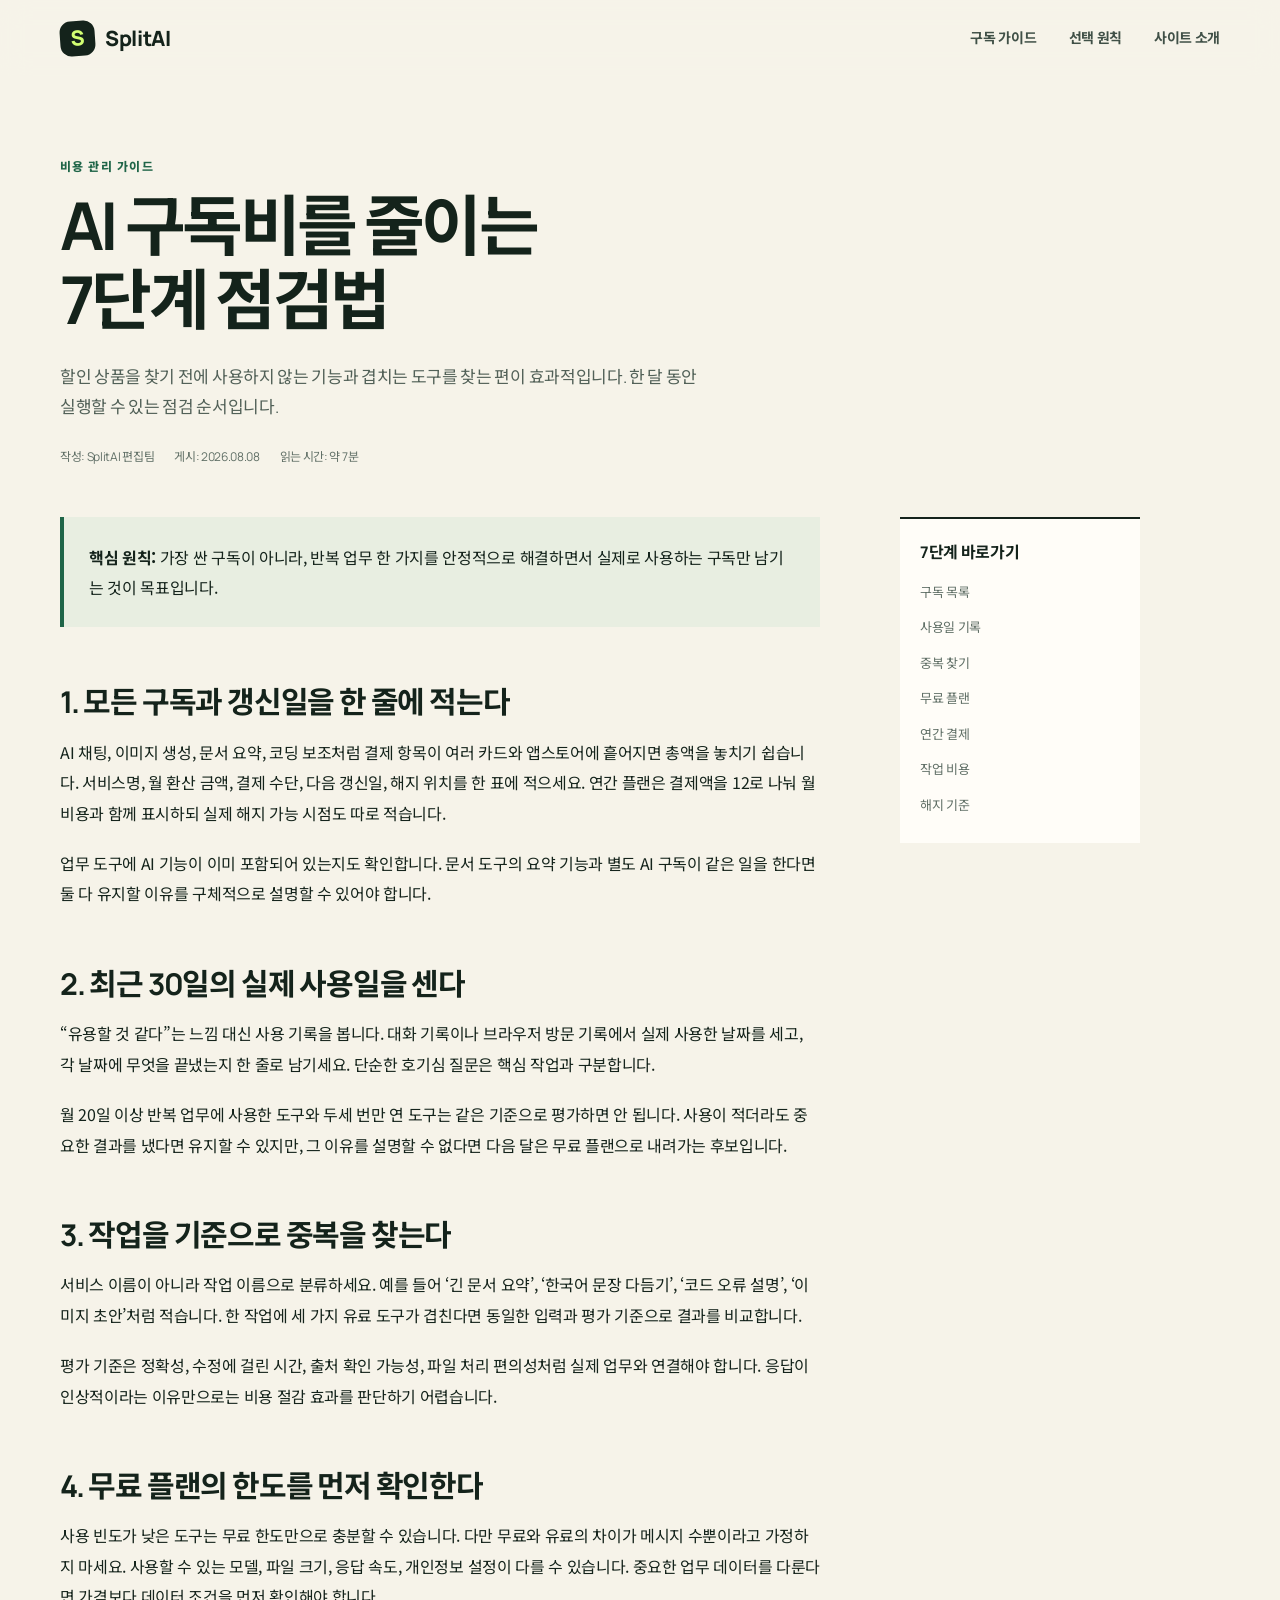
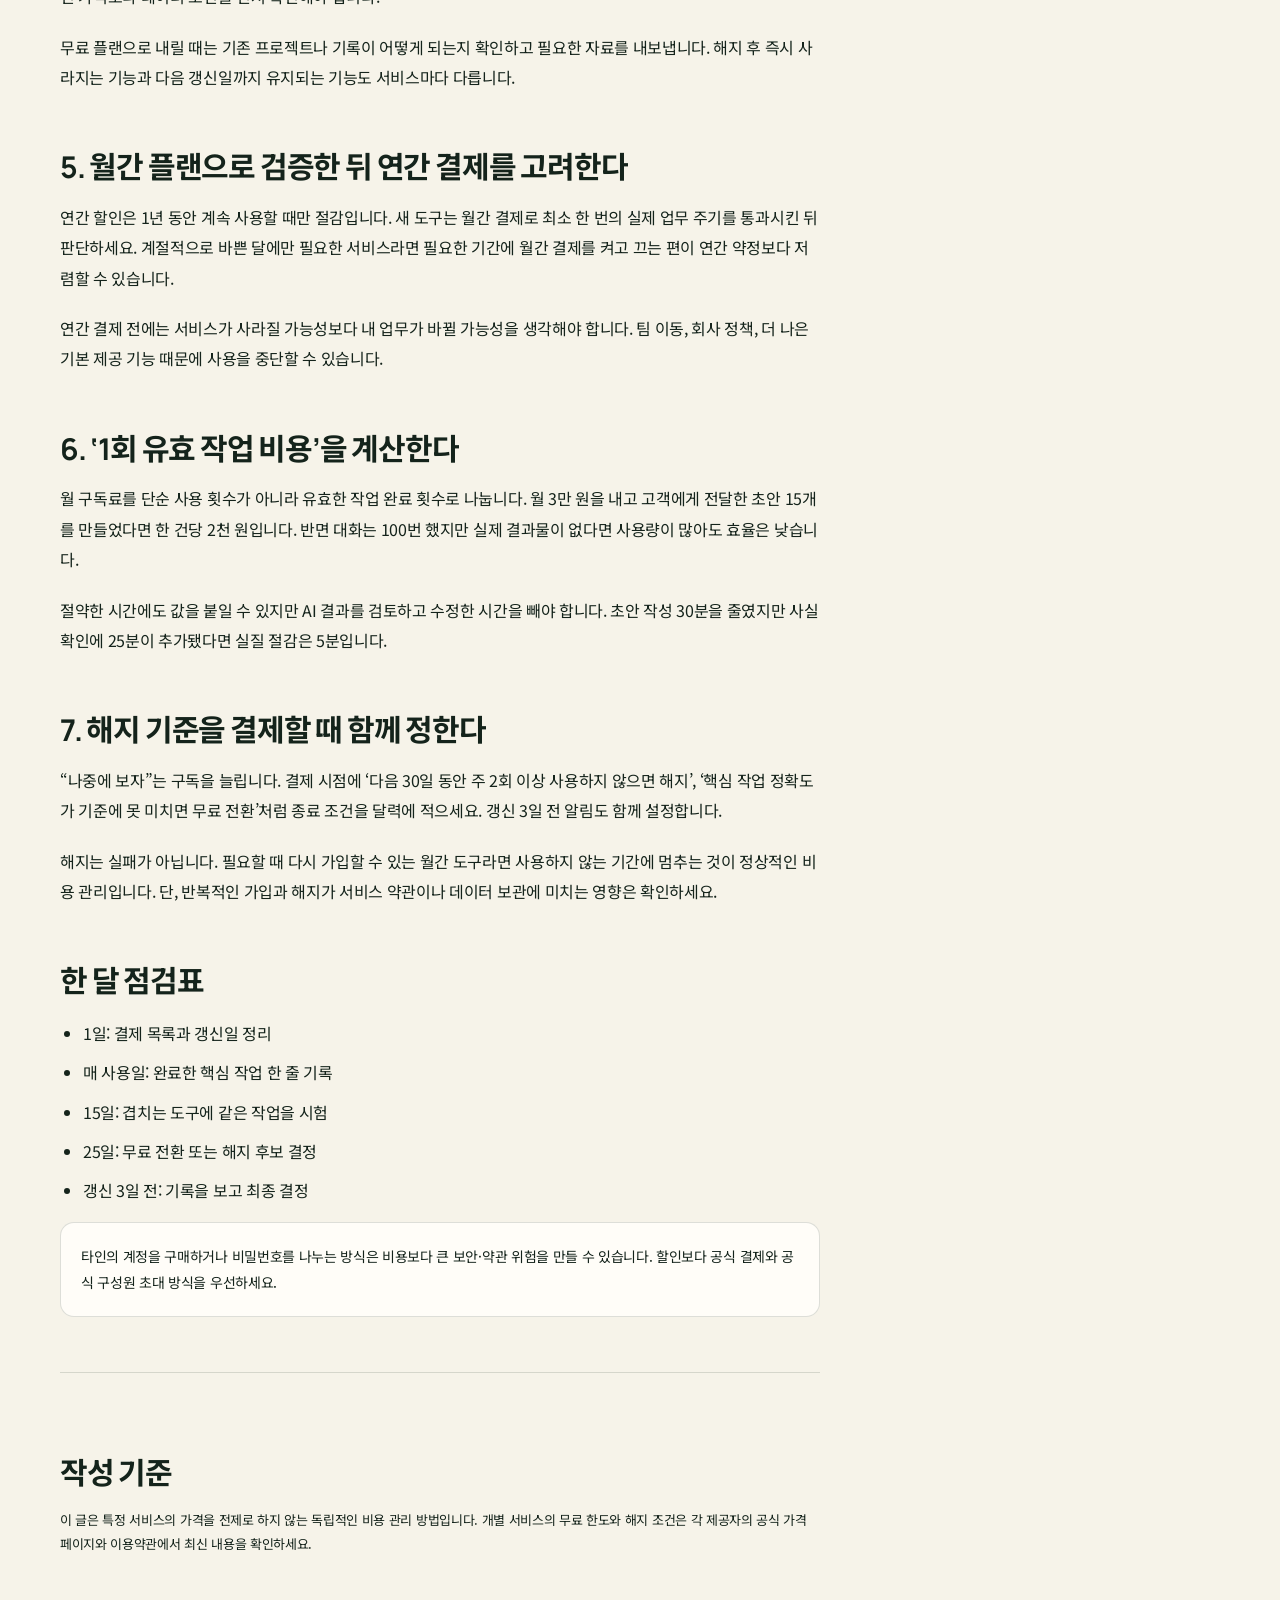
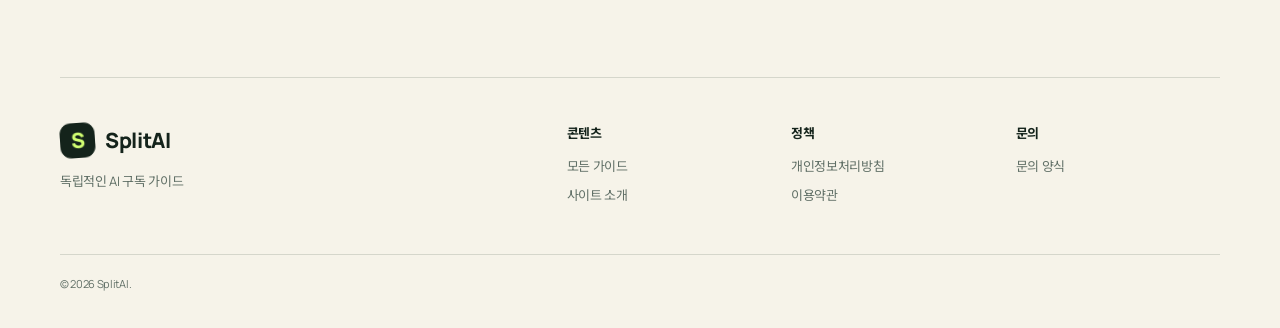
<file: guides/ai-subscription-budget.html>
<!doctype html><html lang="ko"><head><meta charset="utf-8"><meta name="viewport" content="width=device-width,initial-scale=1"><meta name="description" content="무료 플랜 시험, 중복 기능 정리, 사용 기록으로 AI 구독비를 합리적으로 줄이는 7단계 가이드입니다."><meta name="google-adsense-account" content="ca-pub-1312172374006970"><link rel="canonical" href="https://product-builder-ddr.pages.dev/guides/ai-subscription-budget"><link rel="stylesheet" href="/assets/site.css"><script async src="https://pagead2.googlesyndication.com/pagead/js/adsbygoogle.js?client=ca-pub-1312172374006970" crossorigin="anonymous"></script><title>AI 구독비를 줄이는 7단계 점검법 | SplitAI</title><!-- Google tag (gtag.js) -->
<script async src="https://www.googletagmanager.com/gtag/js?id=G-KK464TMZP9"></script>
<script>
  window.dataLayer = window.dataLayer || [];
  function gtag(){dataLayer.push(arguments);}
  gtag('js', new Date());

  gtag('config', 'G-KK464TMZP9');
</script>
<script type="text/javascript">
    (function(c,l,a,r,i,t,y){
        c[a]=c[a]||function(){(c[a].q=c[a].q||[]).push(arguments)};
        t=l.createElement(r);t.async=1;t.src="https://www.clarity.ms/tag/"+i;
        y=l.getElementsByTagName(r)[0];y.parentNode.insertBefore(t,y);
    })(window, document, "clarity", "script", "xz5l9qe8d3");
</script>
</head><body>
<a class="skip" href="#content">본문으로 건너뛰기</a><header class="site-header"><div class="nav-wrap"><a class="brand" href="/"><span>S</span>SplitAI</a><button class="menu-button" type="button" aria-expanded="false" aria-controls="main-nav">메뉴</button><nav id="main-nav"><a href="/#guides">구독 가이드</a><a href="/#principles">선택 원칙</a><a href="/about">사이트 소개</a></nav></div></header>
<main id="content"><header class="page-head"><p class="kicker">비용 관리 가이드</p><h1>AI 구독비를 줄이는<br>7단계 점검법</h1><p class="lead">할인 상품을 찾기 전에 사용하지 않는 기능과 겹치는 도구를 찾는 편이 효과적입니다. 한 달 동안 실행할 수 있는 점검 순서입니다.</p><div class="article-meta"><span>작성: SplitAI 편집팀</span><span>게시: 2026.08.08</span><span>읽는 시간: 약 7분</span></div></header>
<div class="article-layout"><article class="article-content"><p class="summary"><strong>핵심 원칙:</strong> 가장 싼 구독이 아니라, 반복 업무 한 가지를 안정적으로 해결하면서 실제로 사용하는 구독만 남기는 것이 목표입니다.</p>
<h2 id="s1">1. 모든 구독과 갱신일을 한 줄에 적는다</h2><p>AI 채팅, 이미지 생성, 문서 요약, 코딩 보조처럼 결제 항목이 여러 카드와 앱스토어에 흩어지면 총액을 놓치기 쉽습니다. 서비스명, 월 환산 금액, 결제 수단, 다음 갱신일, 해지 위치를 한 표에 적으세요. 연간 플랜은 결제액을 12로 나눠 월 비용과 함께 표시하되 실제 해지 가능 시점도 따로 적습니다.</p><p>업무 도구에 AI 기능이 이미 포함되어 있는지도 확인합니다. 문서 도구의 요약 기능과 별도 AI 구독이 같은 일을 한다면 둘 다 유지할 이유를 구체적으로 설명할 수 있어야 합니다.</p>
<h2 id="s2">2. 최근 30일의 실제 사용일을 센다</h2><p>“유용할 것 같다”는 느낌 대신 사용 기록을 봅니다. 대화 기록이나 브라우저 방문 기록에서 실제 사용한 날짜를 세고, 각 날짜에 무엇을 끝냈는지 한 줄로 남기세요. 단순한 호기심 질문은 핵심 작업과 구분합니다.</p><p>월 20일 이상 반복 업무에 사용한 도구와 두세 번만 연 도구는 같은 기준으로 평가하면 안 됩니다. 사용이 적더라도 중요한 결과를 냈다면 유지할 수 있지만, 그 이유를 설명할 수 없다면 다음 달은 무료 플랜으로 내려가는 후보입니다.</p>
<h2 id="s3">3. 작업을 기준으로 중복을 찾는다</h2><p>서비스 이름이 아니라 작업 이름으로 분류하세요. 예를 들어 ‘긴 문서 요약’, ‘한국어 문장 다듬기’, ‘코드 오류 설명’, ‘이미지 초안’처럼 적습니다. 한 작업에 세 가지 유료 도구가 겹친다면 동일한 입력과 평가 기준으로 결과를 비교합니다.</p><p>평가 기준은 정확성, 수정에 걸린 시간, 출처 확인 가능성, 파일 처리 편의성처럼 실제 업무와 연결해야 합니다. 응답이 인상적이라는 이유만으로는 비용 절감 효과를 판단하기 어렵습니다.</p>
<h2 id="s4">4. 무료 플랜의 한도를 먼저 확인한다</h2><p>사용 빈도가 낮은 도구는 무료 한도만으로 충분할 수 있습니다. 다만 무료와 유료의 차이가 메시지 수뿐이라고 가정하지 마세요. 사용할 수 있는 모델, 파일 크기, 응답 속도, 개인정보 설정이 다를 수 있습니다. 중요한 업무 데이터를 다룬다면 가격보다 데이터 조건을 먼저 확인해야 합니다.</p><p>무료 플랜으로 내릴 때는 기존 프로젝트나 기록이 어떻게 되는지 확인하고 필요한 자료를 내보냅니다. 해지 후 즉시 사라지는 기능과 다음 갱신일까지 유지되는 기능도 서비스마다 다릅니다.</p>
<h2 id="s5">5. 월간 플랜으로 검증한 뒤 연간 결제를 고려한다</h2><p>연간 할인은 1년 동안 계속 사용할 때만 절감입니다. 새 도구는 월간 결제로 최소 한 번의 실제 업무 주기를 통과시킨 뒤 판단하세요. 계절적으로 바쁜 달에만 필요한 서비스라면 필요한 기간에 월간 결제를 켜고 끄는 편이 연간 약정보다 저렴할 수 있습니다.</p><p>연간 결제 전에는 서비스가 사라질 가능성보다 내 업무가 바뀔 가능성을 생각해야 합니다. 팀 이동, 회사 정책, 더 나은 기본 제공 기능 때문에 사용을 중단할 수 있습니다.</p>
<h2 id="s6">6. ‘1회 유효 작업 비용’을 계산한다</h2><p>월 구독료를 단순 사용 횟수가 아니라 유효한 작업 완료 횟수로 나눕니다. 월 3만 원을 내고 고객에게 전달한 초안 15개를 만들었다면 한 건당 2천 원입니다. 반면 대화는 100번 했지만 실제 결과물이 없다면 사용량이 많아도 효율은 낮습니다.</p><p>절약한 시간에도 값을 붙일 수 있지만 AI 결과를 검토하고 수정한 시간을 빼야 합니다. 초안 작성 30분을 줄였지만 사실 확인에 25분이 추가됐다면 실질 절감은 5분입니다.</p>
<h2 id="s7">7. 해지 기준을 결제할 때 함께 정한다</h2><p>“나중에 보자”는 구독을 늘립니다. 결제 시점에 ‘다음 30일 동안 주 2회 이상 사용하지 않으면 해지’, ‘핵심 작업 정확도가 기준에 못 미치면 무료 전환’처럼 종료 조건을 달력에 적으세요. 갱신 3일 전 알림도 함께 설정합니다.</p><p>해지는 실패가 아닙니다. 필요할 때 다시 가입할 수 있는 월간 도구라면 사용하지 않는 기간에 멈추는 것이 정상적인 비용 관리입니다. 단, 반복적인 가입과 해지가 서비스 약관이나 데이터 보관에 미치는 영향은 확인하세요.</p>
<h2 id="template">한 달 점검표</h2><ul><li>1일: 결제 목록과 갱신일 정리</li><li>매 사용일: 완료한 핵심 작업 한 줄 기록</li><li>15일: 겹치는 도구에 같은 작업을 시험</li><li>25일: 무료 전환 또는 해지 후보 결정</li><li>갱신 3일 전: 기록을 보고 최종 결정</li></ul><p class="note">타인의 계정을 구매하거나 비밀번호를 나누는 방식은 비용보다 큰 보안·약관 위험을 만들 수 있습니다. 할인보다 공식 결제와 공식 구성원 초대 방식을 우선하세요.</p>
<div class="sources"><h2>작성 기준</h2><p>이 글은 특정 서비스의 가격을 전제로 하지 않는 독립적인 비용 관리 방법입니다. 개별 서비스의 무료 한도와 해지 조건은 각 제공자의 공식 가격 페이지와 이용약관에서 최신 내용을 확인하세요.</p></div>
</article><aside class="article-side"><b>7단계 바로가기</b><a href="#s1">구독 목록</a><a href="#s2">사용일 기록</a><a href="#s3">중복 찾기</a><a href="#s4">무료 플랜</a><a href="#s5">연간 결제</a><a href="#s6">작업 비용</a><a href="#s7">해지 기준</a></aside></div></main>
<footer class="site-footer"><div><a class="brand footer-brand" href="/"><span>S</span>SplitAI</a><p>독립적인 AI 구독 가이드</p></div><div class="footer-links"><div><b>콘텐츠</b><a href="/#guides">모든 가이드</a><a href="/about">사이트 소개</a></div><div><b>정책</b><a href="/privacy">개인정보처리방침</a><a href="/terms">이용약관</a></div><div><b>문의</b><a href="/contact">문의 양식</a></div></div><p class="copyright">© 2026 SplitAI.</p></footer><script src="/assets/site.js"></script></body></html>
</file>
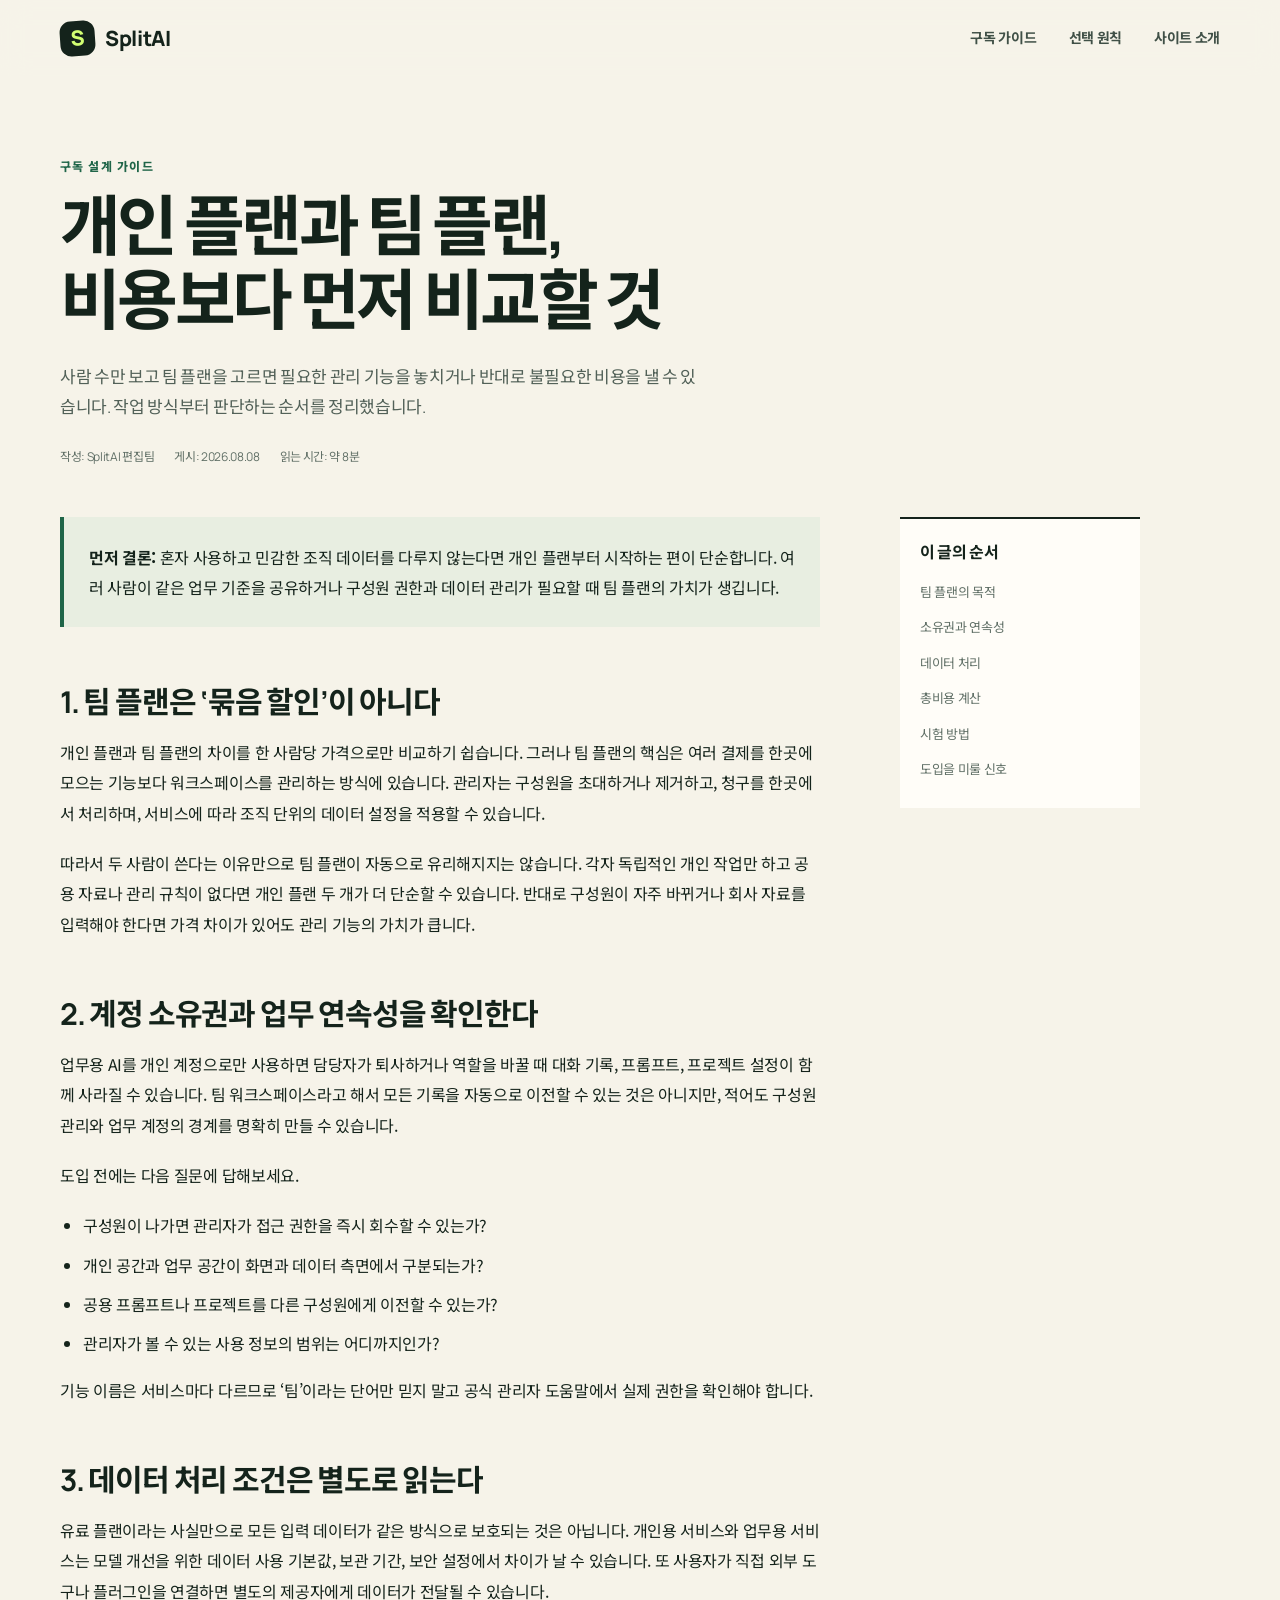
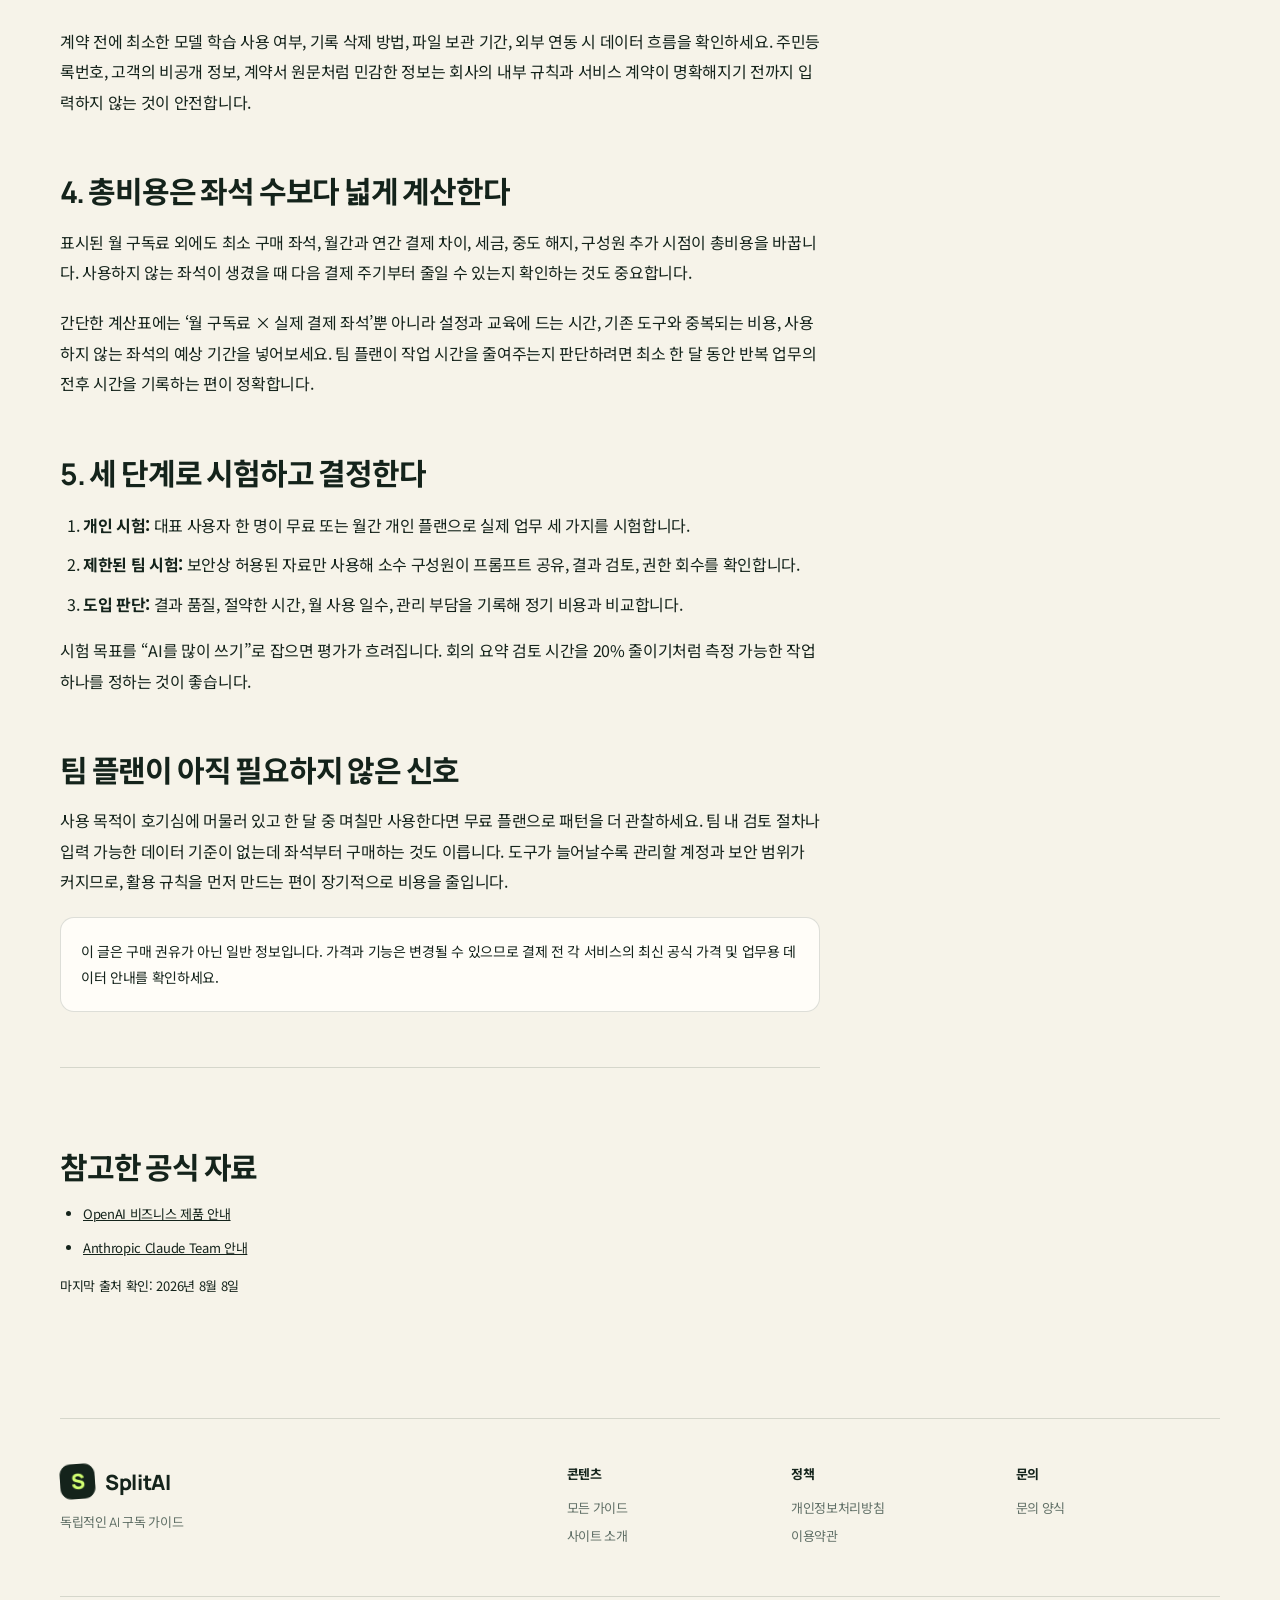
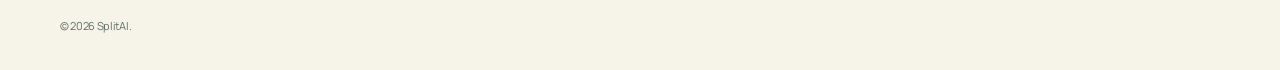
<file: guides/personal-vs-team.html>
<!doctype html><html lang="ko"><head><meta charset="utf-8"><meta name="viewport" content="width=device-width,initial-scale=1"><meta name="description" content="AI 개인 플랜과 팀 플랜을 관리자 기능, 데이터 정책, 비용과 협업 방식으로 비교하는 실용 가이드입니다."><meta name="google-adsense-account" content="ca-pub-1312172374006970"><link rel="canonical" href="https://product-builder-ddr.pages.dev/guides/personal-vs-team"><link rel="stylesheet" href="/assets/site.css"><script async src="https://pagead2.googlesyndication.com/pagead/js/adsbygoogle.js?client=ca-pub-1312172374006970" crossorigin="anonymous"></script><title>개인 플랜과 팀 플랜, 비용보다 먼저 비교할 것 | SplitAI</title><!-- Google tag (gtag.js) -->
<script async src="https://www.googletagmanager.com/gtag/js?id=G-KK464TMZP9"></script>
<script>
  window.dataLayer = window.dataLayer || [];
  function gtag(){dataLayer.push(arguments);}
  gtag('js', new Date());

  gtag('config', 'G-KK464TMZP9');
</script>
<script type="text/javascript">
    (function(c,l,a,r,i,t,y){
        c[a]=c[a]||function(){(c[a].q=c[a].q||[]).push(arguments)};
        t=l.createElement(r);t.async=1;t.src="https://www.clarity.ms/tag/"+i;
        y=l.getElementsByTagName(r)[0];y.parentNode.insertBefore(t,y);
    })(window, document, "clarity", "script", "xz5l9qe8d3");
</script>
</head><body>
<a class="skip" href="#content">본문으로 건너뛰기</a><header class="site-header"><div class="nav-wrap"><a class="brand" href="/"><span>S</span>SplitAI</a><button class="menu-button" type="button" aria-expanded="false" aria-controls="main-nav">메뉴</button><nav id="main-nav"><a href="/#guides">구독 가이드</a><a href="/#principles">선택 원칙</a><a href="/about">사이트 소개</a></nav></div></header>
<main id="content"><header class="page-head"><p class="kicker">구독 설계 가이드</p><h1>개인 플랜과 팀 플랜,<br>비용보다 먼저 비교할 것</h1><p class="lead">사람 수만 보고 팀 플랜을 고르면 필요한 관리 기능을 놓치거나 반대로 불필요한 비용을 낼 수 있습니다. 작업 방식부터 판단하는 순서를 정리했습니다.</p><div class="article-meta"><span>작성: SplitAI 편집팀</span><span>게시: 2026.08.08</span><span>읽는 시간: 약 8분</span></div></header>
<div class="article-layout"><article class="article-content">
<p class="summary"><strong>먼저 결론:</strong> 혼자 사용하고 민감한 조직 데이터를 다루지 않는다면 개인 플랜부터 시작하는 편이 단순합니다. 여러 사람이 같은 업무 기준을 공유하거나 구성원 권한과 데이터 관리가 필요할 때 팀 플랜의 가치가 생깁니다.</p>
<h2 id="one">1. 팀 플랜은 ‘묶음 할인’이 아니다</h2><p>개인 플랜과 팀 플랜의 차이를 한 사람당 가격으로만 비교하기 쉽습니다. 그러나 팀 플랜의 핵심은 여러 결제를 한곳에 모으는 기능보다 워크스페이스를 관리하는 방식에 있습니다. 관리자는 구성원을 초대하거나 제거하고, 청구를 한곳에서 처리하며, 서비스에 따라 조직 단위의 데이터 설정을 적용할 수 있습니다.</p><p>따라서 두 사람이 쓴다는 이유만으로 팀 플랜이 자동으로 유리해지지는 않습니다. 각자 독립적인 개인 작업만 하고 공용 자료나 관리 규칙이 없다면 개인 플랜 두 개가 더 단순할 수 있습니다. 반대로 구성원이 자주 바뀌거나 회사 자료를 입력해야 한다면 가격 차이가 있어도 관리 기능의 가치가 큽니다.</p>
<h2 id="two">2. 계정 소유권과 업무 연속성을 확인한다</h2><p>업무용 AI를 개인 계정으로만 사용하면 담당자가 퇴사하거나 역할을 바꿀 때 대화 기록, 프롬프트, 프로젝트 설정이 함께 사라질 수 있습니다. 팀 워크스페이스라고 해서 모든 기록을 자동으로 이전할 수 있는 것은 아니지만, 적어도 구성원 관리와 업무 계정의 경계를 명확히 만들 수 있습니다.</p><p>도입 전에는 다음 질문에 답해보세요.</p><ul><li>구성원이 나가면 관리자가 접근 권한을 즉시 회수할 수 있는가?</li><li>개인 공간과 업무 공간이 화면과 데이터 측면에서 구분되는가?</li><li>공용 프롬프트나 프로젝트를 다른 구성원에게 이전할 수 있는가?</li><li>관리자가 볼 수 있는 사용 정보의 범위는 어디까지인가?</li></ul><p>기능 이름은 서비스마다 다르므로 ‘팀’이라는 단어만 믿지 말고 공식 관리자 도움말에서 실제 권한을 확인해야 합니다.</p>
<h2 id="three">3. 데이터 처리 조건은 별도로 읽는다</h2><p>유료 플랜이라는 사실만으로 모든 입력 데이터가 같은 방식으로 보호되는 것은 아닙니다. 개인용 서비스와 업무용 서비스는 모델 개선을 위한 데이터 사용 기본값, 보관 기간, 보안 설정에서 차이가 날 수 있습니다. 또 사용자가 직접 외부 도구나 플러그인을 연결하면 별도의 제공자에게 데이터가 전달될 수 있습니다.</p><p>계약 전에 최소한 모델 학습 사용 여부, 기록 삭제 방법, 파일 보관 기간, 외부 연동 시 데이터 흐름을 확인하세요. 주민등록번호, 고객의 비공개 정보, 계약서 원문처럼 민감한 정보는 회사의 내부 규칙과 서비스 계약이 명확해지기 전까지 입력하지 않는 것이 안전합니다.</p>
<h2 id="four">4. 총비용은 좌석 수보다 넓게 계산한다</h2><p>표시된 월 구독료 외에도 최소 구매 좌석, 월간과 연간 결제 차이, 세금, 중도 해지, 구성원 추가 시점이 총비용을 바꿉니다. 사용하지 않는 좌석이 생겼을 때 다음 결제 주기부터 줄일 수 있는지 확인하는 것도 중요합니다.</p><p>간단한 계산표에는 ‘월 구독료 × 실제 결제 좌석’뿐 아니라 설정과 교육에 드는 시간, 기존 도구와 중복되는 비용, 사용하지 않는 좌석의 예상 기간을 넣어보세요. 팀 플랜이 작업 시간을 줄여주는지 판단하려면 최소 한 달 동안 반복 업무의 전후 시간을 기록하는 편이 정확합니다.</p>
<h2 id="five">5. 세 단계로 시험하고 결정한다</h2><ol><li><strong>개인 시험:</strong> 대표 사용자 한 명이 무료 또는 월간 개인 플랜으로 실제 업무 세 가지를 시험합니다.</li><li><strong>제한된 팀 시험:</strong> 보안상 허용된 자료만 사용해 소수 구성원이 프롬프트 공유, 결과 검토, 권한 회수를 확인합니다.</li><li><strong>도입 판단:</strong> 결과 품질, 절약한 시간, 월 사용 일수, 관리 부담을 기록해 정기 비용과 비교합니다.</li></ol><p>시험 목표를 “AI를 많이 쓰기”로 잡으면 평가가 흐려집니다. 회의 요약 검토 시간을 20% 줄이기처럼 측정 가능한 작업 하나를 정하는 것이 좋습니다.</p>
<h2 id="six">팀 플랜이 아직 필요하지 않은 신호</h2><p>사용 목적이 호기심에 머물러 있고 한 달 중 며칠만 사용한다면 무료 플랜으로 패턴을 더 관찰하세요. 팀 내 검토 절차나 입력 가능한 데이터 기준이 없는데 좌석부터 구매하는 것도 이릅니다. 도구가 늘어날수록 관리할 계정과 보안 범위가 커지므로, 활용 규칙을 먼저 만드는 편이 장기적으로 비용을 줄입니다.</p>
<p class="note">이 글은 구매 권유가 아닌 일반 정보입니다. 가격과 기능은 변경될 수 있으므로 결제 전 각 서비스의 최신 공식 가격 및 업무용 데이터 안내를 확인하세요.</p>
<div class="sources"><h2>참고한 공식 자료</h2><ul><li><a href="https://openai.com/business/" rel="noopener noreferrer">OpenAI 비즈니스 제품 안내</a></li><li><a href="https://www.anthropic.com/team" rel="noopener noreferrer">Anthropic Claude Team 안내</a></li></ul><p>마지막 출처 확인: 2026년 8월 8일</p></div>
</article><aside class="article-side"><b>이 글의 순서</b><a href="#one">팀 플랜의 목적</a><a href="#two">소유권과 연속성</a><a href="#three">데이터 처리</a><a href="#four">총비용 계산</a><a href="#five">시험 방법</a><a href="#six">도입을 미룰 신호</a></aside></div></main>
<footer class="site-footer"><div><a class="brand footer-brand" href="/"><span>S</span>SplitAI</a><p>독립적인 AI 구독 가이드</p></div><div class="footer-links"><div><b>콘텐츠</b><a href="/#guides">모든 가이드</a><a href="/about">사이트 소개</a></div><div><b>정책</b><a href="/privacy">개인정보처리방침</a><a href="/terms">이용약관</a></div><div><b>문의</b><a href="/contact">문의 양식</a></div></div><p class="copyright">© 2026 SplitAI.</p></footer><script src="/assets/site.js"></script></body></html>
</file>
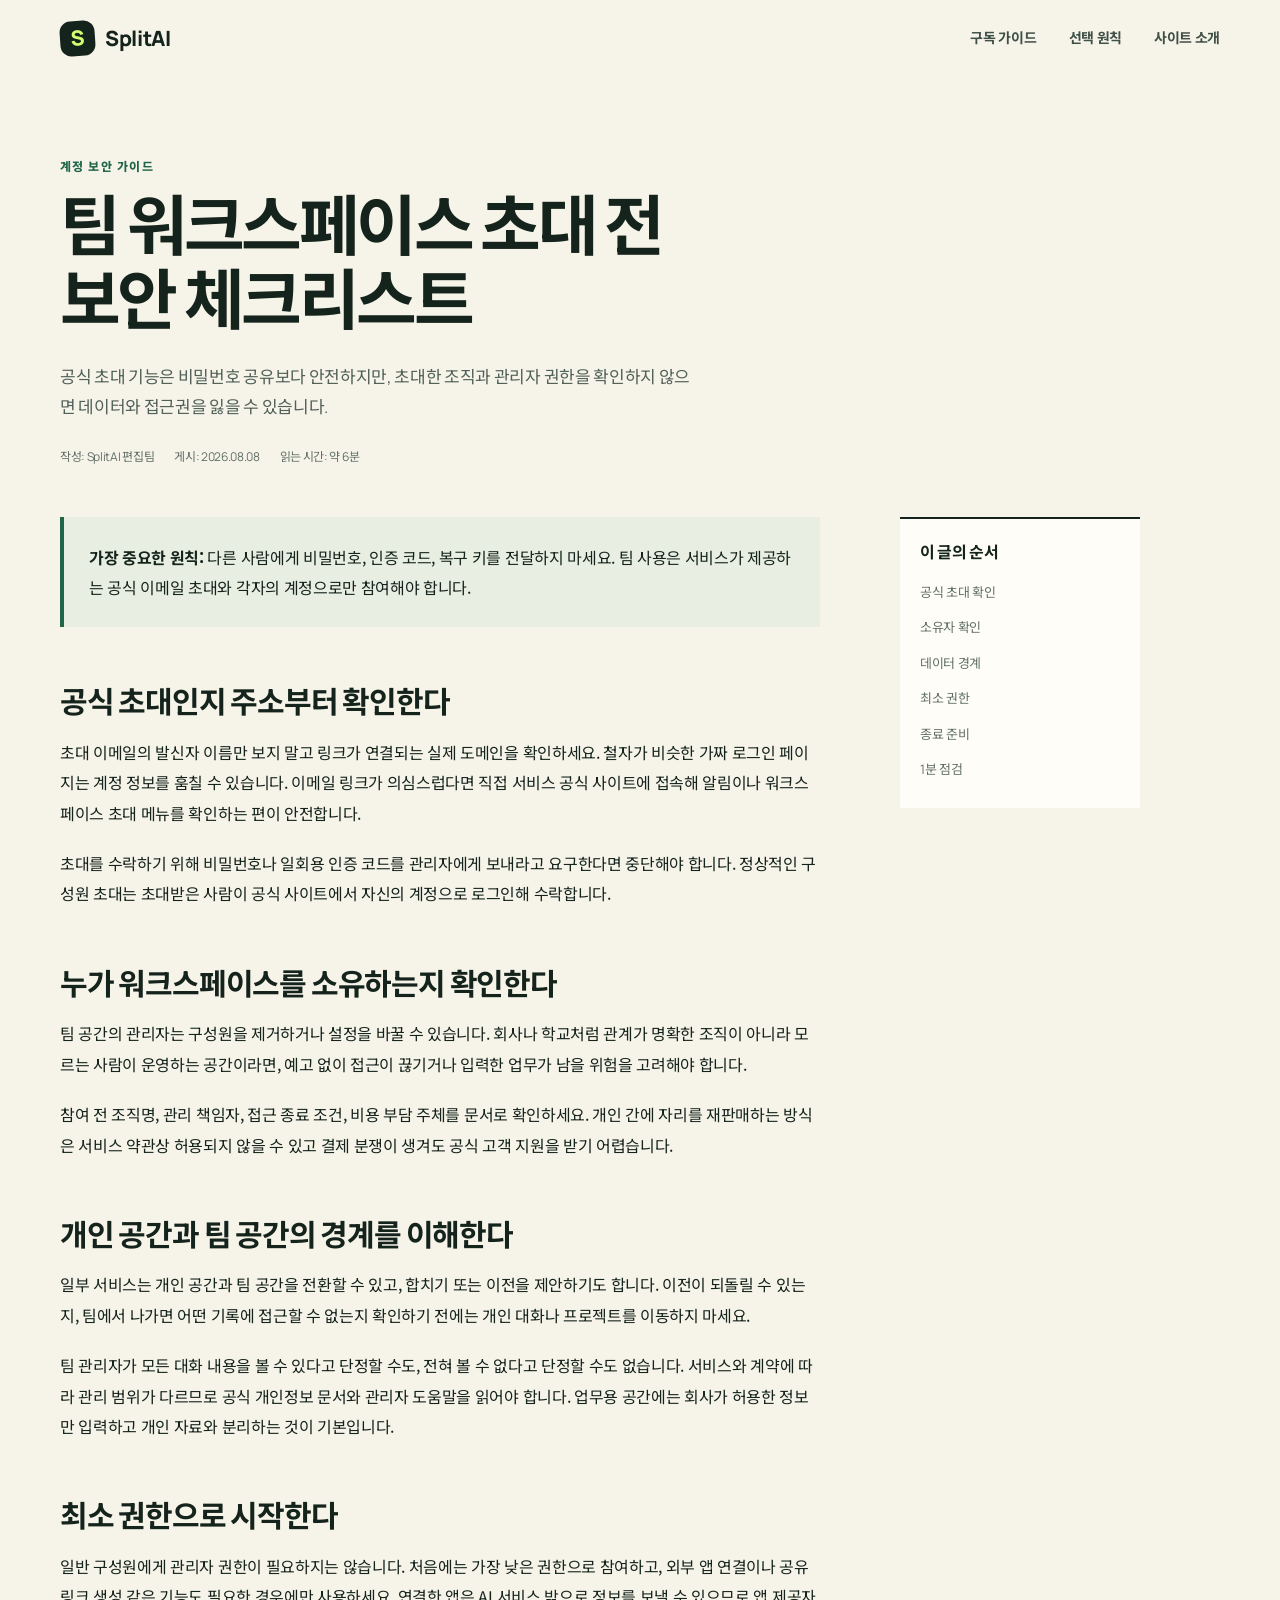
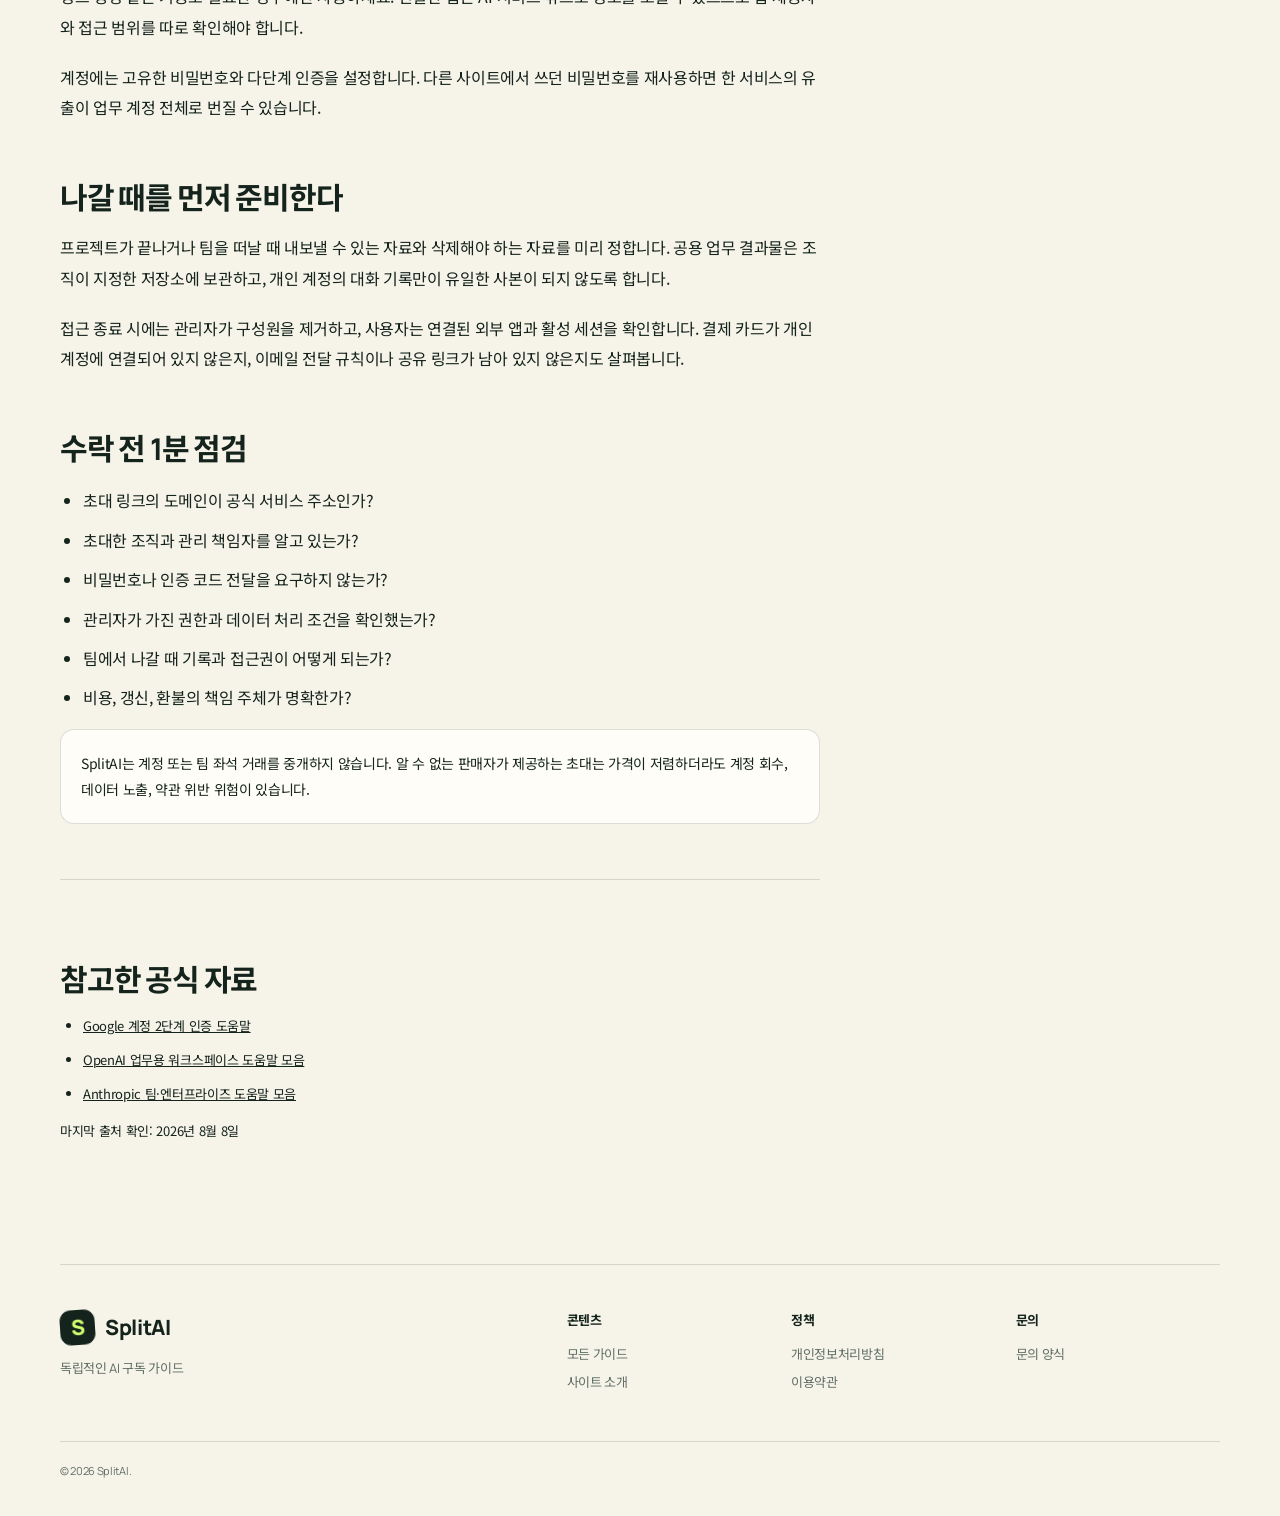
<file: guides/team-invite-safety.html>
<!doctype html><html lang="ko"><head><meta charset="utf-8"><meta name="viewport" content="width=device-width,initial-scale=1"><meta name="description" content="AI 팀 워크스페이스 초대를 받을 때 계정, 권한, 결제 책임과 데이터 보안을 확인하는 체크리스트입니다."><meta name="google-adsense-account" content="ca-pub-1312172374006970"><link rel="canonical" href="https://product-builder-ddr.pages.dev/guides/team-invite-safety"><link rel="stylesheet" href="/assets/site.css"><script async src="https://pagead2.googlesyndication.com/pagead/js/adsbygoogle.js?client=ca-pub-1312172374006970" crossorigin="anonymous"></script><title>팀 워크스페이스 초대 전 보안 체크리스트 | SplitAI</title><!-- Google tag (gtag.js) -->
<script async src="https://www.googletagmanager.com/gtag/js?id=G-KK464TMZP9"></script>
<script>
  window.dataLayer = window.dataLayer || [];
  function gtag(){dataLayer.push(arguments);}
  gtag('js', new Date());

  gtag('config', 'G-KK464TMZP9');
</script>
<script type="text/javascript">
    (function(c,l,a,r,i,t,y){
        c[a]=c[a]||function(){(c[a].q=c[a].q||[]).push(arguments)};
        t=l.createElement(r);t.async=1;t.src="https://www.clarity.ms/tag/"+i;
        y=l.getElementsByTagName(r)[0];y.parentNode.insertBefore(t,y);
    })(window, document, "clarity", "script", "xz5l9qe8d3");
</script>
</head><body>
<a class="skip" href="#content">본문으로 건너뛰기</a><header class="site-header"><div class="nav-wrap"><a class="brand" href="/"><span>S</span>SplitAI</a><button class="menu-button" type="button" aria-expanded="false" aria-controls="main-nav">메뉴</button><nav id="main-nav"><a href="/#guides">구독 가이드</a><a href="/#principles">선택 원칙</a><a href="/about">사이트 소개</a></nav></div></header>
<main id="content"><header class="page-head"><p class="kicker">계정 보안 가이드</p><h1>팀 워크스페이스 초대 전<br>보안 체크리스트</h1><p class="lead">공식 초대 기능은 비밀번호 공유보다 안전하지만, 초대한 조직과 관리자 권한을 확인하지 않으면 데이터와 접근권을 잃을 수 있습니다.</p><div class="article-meta"><span>작성: SplitAI 편집팀</span><span>게시: 2026.08.08</span><span>읽는 시간: 약 6분</span></div></header>
<div class="article-layout"><article class="article-content"><p class="summary"><strong>가장 중요한 원칙:</strong> 다른 사람에게 비밀번호, 인증 코드, 복구 키를 전달하지 마세요. 팀 사용은 서비스가 제공하는 공식 이메일 초대와 각자의 계정으로만 참여해야 합니다.</p>
<h2 id="official">공식 초대인지 주소부터 확인한다</h2><p>초대 이메일의 발신자 이름만 보지 말고 링크가 연결되는 실제 도메인을 확인하세요. 철자가 비슷한 가짜 로그인 페이지는 계정 정보를 훔칠 수 있습니다. 이메일 링크가 의심스럽다면 직접 서비스 공식 사이트에 접속해 알림이나 워크스페이스 초대 메뉴를 확인하는 편이 안전합니다.</p><p>초대를 수락하기 위해 비밀번호나 일회용 인증 코드를 관리자에게 보내라고 요구한다면 중단해야 합니다. 정상적인 구성원 초대는 초대받은 사람이 공식 사이트에서 자신의 계정으로 로그인해 수락합니다.</p>
<h2 id="owner">누가 워크스페이스를 소유하는지 확인한다</h2><p>팀 공간의 관리자는 구성원을 제거하거나 설정을 바꿀 수 있습니다. 회사나 학교처럼 관계가 명확한 조직이 아니라 모르는 사람이 운영하는 공간이라면, 예고 없이 접근이 끊기거나 입력한 업무가 남을 위험을 고려해야 합니다.</p><p>참여 전 조직명, 관리 책임자, 접근 종료 조건, 비용 부담 주체를 문서로 확인하세요. 개인 간에 자리를 재판매하는 방식은 서비스 약관상 허용되지 않을 수 있고 결제 분쟁이 생겨도 공식 고객 지원을 받기 어렵습니다.</p>
<h2 id="data">개인 공간과 팀 공간의 경계를 이해한다</h2><p>일부 서비스는 개인 공간과 팀 공간을 전환할 수 있고, 합치기 또는 이전을 제안하기도 합니다. 이전이 되돌릴 수 있는지, 팀에서 나가면 어떤 기록에 접근할 수 없는지 확인하기 전에는 개인 대화나 프로젝트를 이동하지 마세요.</p><p>팀 관리자가 모든 대화 내용을 볼 수 있다고 단정할 수도, 전혀 볼 수 없다고 단정할 수도 없습니다. 서비스와 계약에 따라 관리 범위가 다르므로 공식 개인정보 문서와 관리자 도움말을 읽어야 합니다. 업무용 공간에는 회사가 허용한 정보만 입력하고 개인 자료와 분리하는 것이 기본입니다.</p>
<h2 id="permission">최소 권한으로 시작한다</h2><p>일반 구성원에게 관리자 권한이 필요하지는 않습니다. 처음에는 가장 낮은 권한으로 참여하고, 외부 앱 연결이나 공유 링크 생성 같은 기능도 필요한 경우에만 사용하세요. 연결한 앱은 AI 서비스 밖으로 정보를 보낼 수 있으므로 앱 제공자와 접근 범위를 따로 확인해야 합니다.</p><p>계정에는 고유한 비밀번호와 다단계 인증을 설정합니다. 다른 사이트에서 쓰던 비밀번호를 재사용하면 한 서비스의 유출이 업무 계정 전체로 번질 수 있습니다.</p>
<h2 id="leaving">나갈 때를 먼저 준비한다</h2><p>프로젝트가 끝나거나 팀을 떠날 때 내보낼 수 있는 자료와 삭제해야 하는 자료를 미리 정합니다. 공용 업무 결과물은 조직이 지정한 저장소에 보관하고, 개인 계정의 대화 기록만이 유일한 사본이 되지 않도록 합니다.</p><p>접근 종료 시에는 관리자가 구성원을 제거하고, 사용자는 연결된 외부 앱과 활성 세션을 확인합니다. 결제 카드가 개인 계정에 연결되어 있지 않은지, 이메일 전달 규칙이나 공유 링크가 남아 있지 않은지도 살펴봅니다.</p>
<h2 id="check">수락 전 1분 점검</h2><ul><li>초대 링크의 도메인이 공식 서비스 주소인가?</li><li>초대한 조직과 관리 책임자를 알고 있는가?</li><li>비밀번호나 인증 코드 전달을 요구하지 않는가?</li><li>관리자가 가진 권한과 데이터 처리 조건을 확인했는가?</li><li>팀에서 나갈 때 기록과 접근권이 어떻게 되는가?</li><li>비용, 갱신, 환불의 책임 주체가 명확한가?</li></ul><p class="note">SplitAI는 계정 또는 팀 좌석 거래를 중개하지 않습니다. 알 수 없는 판매자가 제공하는 초대는 가격이 저렴하더라도 계정 회수, 데이터 노출, 약관 위반 위험이 있습니다.</p>
<div class="sources"><h2>참고한 공식 자료</h2><ul><li><a href="https://support.google.com/accounts/answer/185839?hl=ko" rel="noopener noreferrer">Google 계정 2단계 인증 도움말</a></li><li><a href="https://help.openai.com/en/collections/7835004-chatgpt-team" rel="noopener noreferrer">OpenAI 업무용 워크스페이스 도움말 모음</a></li><li><a href="https://support.anthropic.com/en/collections/7723272-claude-for-work-team-and-enterprise-plans" rel="noopener noreferrer">Anthropic 팀·엔터프라이즈 도움말 모음</a></li></ul><p>마지막 출처 확인: 2026년 8월 8일</p></div>
</article><aside class="article-side"><b>이 글의 순서</b><a href="#official">공식 초대 확인</a><a href="#owner">소유자 확인</a><a href="#data">데이터 경계</a><a href="#permission">최소 권한</a><a href="#leaving">종료 준비</a><a href="#check">1분 점검</a></aside></div></main>
<footer class="site-footer"><div><a class="brand footer-brand" href="/"><span>S</span>SplitAI</a><p>독립적인 AI 구독 가이드</p></div><div class="footer-links"><div><b>콘텐츠</b><a href="/#guides">모든 가이드</a><a href="/about">사이트 소개</a></div><div><b>정책</b><a href="/privacy">개인정보처리방침</a><a href="/terms">이용약관</a></div><div><b>문의</b><a href="/contact">문의 양식</a></div></div><p class="copyright">© 2026 SplitAI.</p></footer><script src="/assets/site.js"></script></body></html>
</file>
<file: assets/site.css>
@import url('https://fonts.googleapis.com/css2?family=Manrope:wght@500;600;700;800&family=Noto+Sans+KR:wght@400;500;600;700;800&display=swap');
:root{--ink:#14231b;--muted:#617067;--green:#1f6548;--deep:#173c2b;--lime:#d2ff72;--cream:#f6f3e9;--paper:#fffdf8;--line:rgba(20,35,27,.14);--shadow:0 22px 60px rgba(24,61,43,.11)}
*{box-sizing:border-box}html{scroll-behavior:smooth}body{margin:0;background:var(--cream);color:var(--ink);font-family:"Manrope","Noto Sans KR",sans-serif;letter-spacing:-.02em;line-height:1.65}a{color:inherit;text-decoration:none}img{max-width:100%}.skip{position:absolute;left:-999px;top:8px;background:#fff;padding:10px;z-index:50}.skip:focus{left:8px}.sr-only{position:absolute;width:1px;height:1px;overflow:hidden;clip:rect(0,0,0,0)}
.site-header{position:sticky;top:0;z-index:20;background:rgba(246,243,233,.92);backdrop-filter:blur(14px);border-bottom:1px solid transparent}.nav-wrap{width:min(1160px,calc(100% - 40px));height:76px;margin:auto;display:flex;align-items:center;justify-content:space-between}.brand{display:inline-flex;align-items:center;gap:10px;font-size:21px;font-weight:800}.brand span{width:35px;height:35px;border-radius:11px;display:grid;place-items:center;background:var(--ink);color:var(--lime);transform:rotate(-4deg)}nav{display:flex;gap:32px;font-size:14px;font-weight:700;color:#405047}nav a:hover,nav a[aria-current=page]{color:var(--green)}.menu-button{display:none;border:1px solid var(--line);background:var(--paper);border-radius:10px;padding:8px 12px;font:inherit;font-weight:700}
main{width:min(1160px,calc(100% - 40px));margin:auto}.hero{min-height:650px;padding:84px 7%;border-radius:32px;display:grid;grid-template-columns:1.08fr .92fr;gap:70px;align-items:center;background:radial-gradient(circle at 90% 5%,rgba(210,255,114,.68),transparent 28%),linear-gradient(135deg,#e2ecda,#f0eddf 60%,#e8e1d2)}.kicker{margin:0 0 12px;color:var(--green);font-size:12px;font-weight:800;letter-spacing:.12em;text-transform:uppercase}.hero h1{margin:0;font-size:clamp(46px,6vw,75px);line-height:1.08;letter-spacing:-.065em}.hero h1 em{font-style:normal;color:var(--green)}.lead{max-width:640px;margin:25px 0 0;color:#526158;font-size:18px;line-height:1.8}.hero-actions{display:flex;gap:11px;margin-top:32px}.button{display:inline-flex;justify-content:center;padding:14px 22px;border-radius:999px;font-weight:800}.primary{background:var(--ink);color:white}.secondary{border:1px solid rgba(20,35,27,.2);background:rgba(255,255,255,.45)}.disclosure{margin:22px 0 0;color:#69756e;font-size:12px}.check-card{padding:28px;border-radius:25px;background:rgba(255,253,248,.9);box-shadow:var(--shadow)}.eyebrow{color:var(--green);font-size:12px;font-weight:800}.check-card h2{margin:6px 0 20px;font-size:25px;line-height:1.35}.check-card ol{list-style:none;padding:0;margin:0;display:grid;gap:10px}.check-card li{padding:13px 14px;border-radius:14px;background:white;border:1px solid var(--line);display:grid;grid-template-columns:90px 1fr;font-size:13px}.check-card li b{color:var(--green)}.check-card li span{color:var(--muted)}
.section{padding:104px 0}.section-heading{display:flex;align-items:end;justify-content:space-between;gap:50px;margin-bottom:38px}.section-heading h2,.evidence h2{margin:0;font-size:clamp(32px,4vw,48px);line-height:1.2;letter-spacing:-.05em}.section-heading>p{max-width:410px;margin:0;color:var(--muted)}.article-grid{display:grid;grid-template-columns:repeat(3,1fr);gap:18px}.article-card{overflow:hidden;border-radius:23px;background:var(--paper);border:1px solid var(--line)}.card-visual{min-height:170px;padding:23px;display:flex;flex-direction:column;justify-content:space-between}.card-visual span{font-size:11px;font-weight:800;letter-spacing:.08em}.card-visual strong{font-size:27px;letter-spacing:-.045em}.green{background:#dcebd8}.sand{background:#ede1cf}.lilac{background:#e8e2ef}.card-body{padding:25px}.meta{margin:0 0 10px;color:var(--green);font-size:11px;font-weight:800}.card-body h3{margin:0;font-size:20px;line-height:1.45}.card-body h3 a:hover{text-decoration:underline}.card-body>p:not(.meta){color:var(--muted);font-size:14px}.text-link{display:inline-block;color:var(--green);font-size:13px;font-weight:800}.tinted{position:relative}.tinted:before{content:"";position:absolute;z-index:-1;inset:25px calc(50% - 50vw);background:#e8eee1}.principle-grid{display:grid;grid-template-columns:repeat(4,1fr);gap:1px;background:var(--line);border:1px solid var(--line);border-radius:22px;overflow:hidden}.principle-grid article{padding:27px;background:var(--paper)}.principle-grid span{color:var(--green);font-size:12px;font-weight:800}.principle-grid h3{margin:35px 0 10px}.principle-grid p{margin:0;color:var(--muted);font-size:13px}.evidence{display:grid;grid-template-columns:.8fr 1.2fr;gap:100px}.evidence-copy p{margin-top:0;color:var(--muted)}.newsletter{margin:10px 0 80px;padding:48px;border-radius:26px;background:var(--deep);color:white;display:flex;align-items:center;justify-content:space-between;gap:40px}.newsletter h2{margin:0;font-size:32px}.newsletter p:not(.kicker){margin:7px 0 0;color:#c2d1c7}.newsletter .kicker{color:var(--lime)}.newsletter form{display:flex;min-width:min(430px,100%)}.newsletter input{min-width:0;flex:1;padding:15px;border:0;border-radius:12px 0 0 12px;font:inherit}.newsletter button{border:0;border-radius:0 12px 12px 0;padding:0 20px;background:var(--lime);color:var(--ink);font:inherit;font-weight:800;cursor:pointer}
.site-footer{width:min(1160px,calc(100% - 40px));margin:auto;padding:45px 0 35px;border-top:1px solid var(--line);display:grid;grid-template-columns:1fr 1.4fr;gap:40px;color:var(--muted);font-size:13px}.footer-brand{color:var(--ink)}.footer-links{display:grid;grid-template-columns:repeat(3,1fr);gap:20px}.footer-links div{display:grid;align-content:start;gap:7px}.footer-links b{margin-bottom:5px;color:var(--ink)}.footer-links a:hover{text-decoration:underline}.copyright{grid-column:1/-1;margin:8px 0 0;padding-top:20px;border-top:1px solid var(--line);font-size:11px}
.page-head{max-width:820px;padding:80px 0 50px}.page-head h1{margin:0;font-size:clamp(40px,6vw,66px);line-height:1.12;letter-spacing:-.055em}.page-head .lead{font-size:17px}.article-layout{display:grid;grid-template-columns:minmax(0,760px) 240px;gap:80px;align-items:start;padding-bottom:100px}.article-content{font-family:"Noto Sans KR",sans-serif;font-size:16px;line-height:1.9}.article-content h2{margin:55px 0 14px;font-family:"Manrope","Noto Sans KR",sans-serif;font-size:30px;line-height:1.35;letter-spacing:-.04em}.article-content h3{margin:34px 0 8px;font-size:21px}.article-content p{margin:0 0 20px}.article-content ul,.article-content ol{padding-left:23px}.article-content li{margin:9px 0}.article-content .summary{padding:25px;border-left:4px solid var(--green);background:#e8eee1}.article-content .note{padding:20px;border-radius:14px;background:var(--paper);border:1px solid var(--line);font-size:14px}.article-meta{display:flex;flex-wrap:wrap;gap:8px 20px;margin-top:24px;color:var(--muted);font-size:12px}.article-side{position:sticky;top:100px;padding:20px;border-top:2px solid var(--ink);background:var(--paper)}.article-side b{display:block;margin-bottom:10px}.article-side a{display:block;padding:7px 0;color:var(--muted);font-size:13px}.article-side a:hover{color:var(--green)}.sources{margin-top:55px;padding-top:25px;border-top:1px solid var(--line);font-size:13px}.sources a{text-decoration:underline}.legal{max-width:820px;padding:75px 0 110px}.legal h1{font-size:48px}.legal h2{margin-top:45px}.legal p,.legal li{color:#4f5f56}.legal a{text-decoration:underline}.updated{color:var(--muted);font-size:13px}
.contact-form{display:grid;gap:10px;margin-top:40px;padding:30px;border-radius:20px;background:var(--paper);border:1px solid var(--line)}.contact-form label{margin-top:8px;font-weight:800}.contact-form input,.contact-form select,.contact-form textarea{width:100%;padding:13px;border:1px solid var(--line);border-radius:10px;background:white;color:var(--ink);font:inherit}.contact-form textarea{resize:vertical}.contact-form .button{width:max-content;border:0;text-decoration:none;cursor:pointer}.contact-form p{font-size:12px}
@media(max-width:850px){.hero{grid-template-columns:1fr;padding:60px 7%;gap:45px}.article-grid{grid-template-columns:1fr}.article-card{display:grid;grid-template-columns:.8fr 1.2fr}.principle-grid{grid-template-columns:1fr 1fr}.evidence{grid-template-columns:1fr;gap:28px}.newsletter{align-items:flex-start;flex-direction:column}.article-layout{grid-template-columns:1fr}.article-side{display:none}}
@media(max-width:620px){.nav-wrap{width:min(100% - 24px,1160px);height:67px}.menu-button{display:block}nav{display:none;position:absolute;top:67px;left:12px;right:12px;padding:14px;border-radius:14px;background:var(--paper);box-shadow:var(--shadow);flex-direction:column;gap:0}nav.open{display:flex}nav a{padding:11px}main,.site-footer{width:min(100% - 24px,1160px)}.hero{border-radius:22px;padding:48px 22px}.hero h1{font-size:43px}.hero-actions{align-items:stretch;flex-direction:column}.check-card{padding:20px}.check-card li{grid-template-columns:1fr;gap:3px}.section{padding:75px 0}.section-heading{align-items:flex-start;flex-direction:column;gap:14px}.article-card{display:block}.principle-grid{grid-template-columns:1fr}.newsletter{padding:30px 22px}.newsletter form{min-width:100%;flex-direction:column;gap:8px}.newsletter input,.newsletter button{height:50px;border-radius:11px}.site-footer{grid-template-columns:1fr}.footer-links{grid-template-columns:1fr 1fr}.page-head{padding-top:55px}.article-content{font-size:15px}.legal h1{font-size:39px}}
</file>
